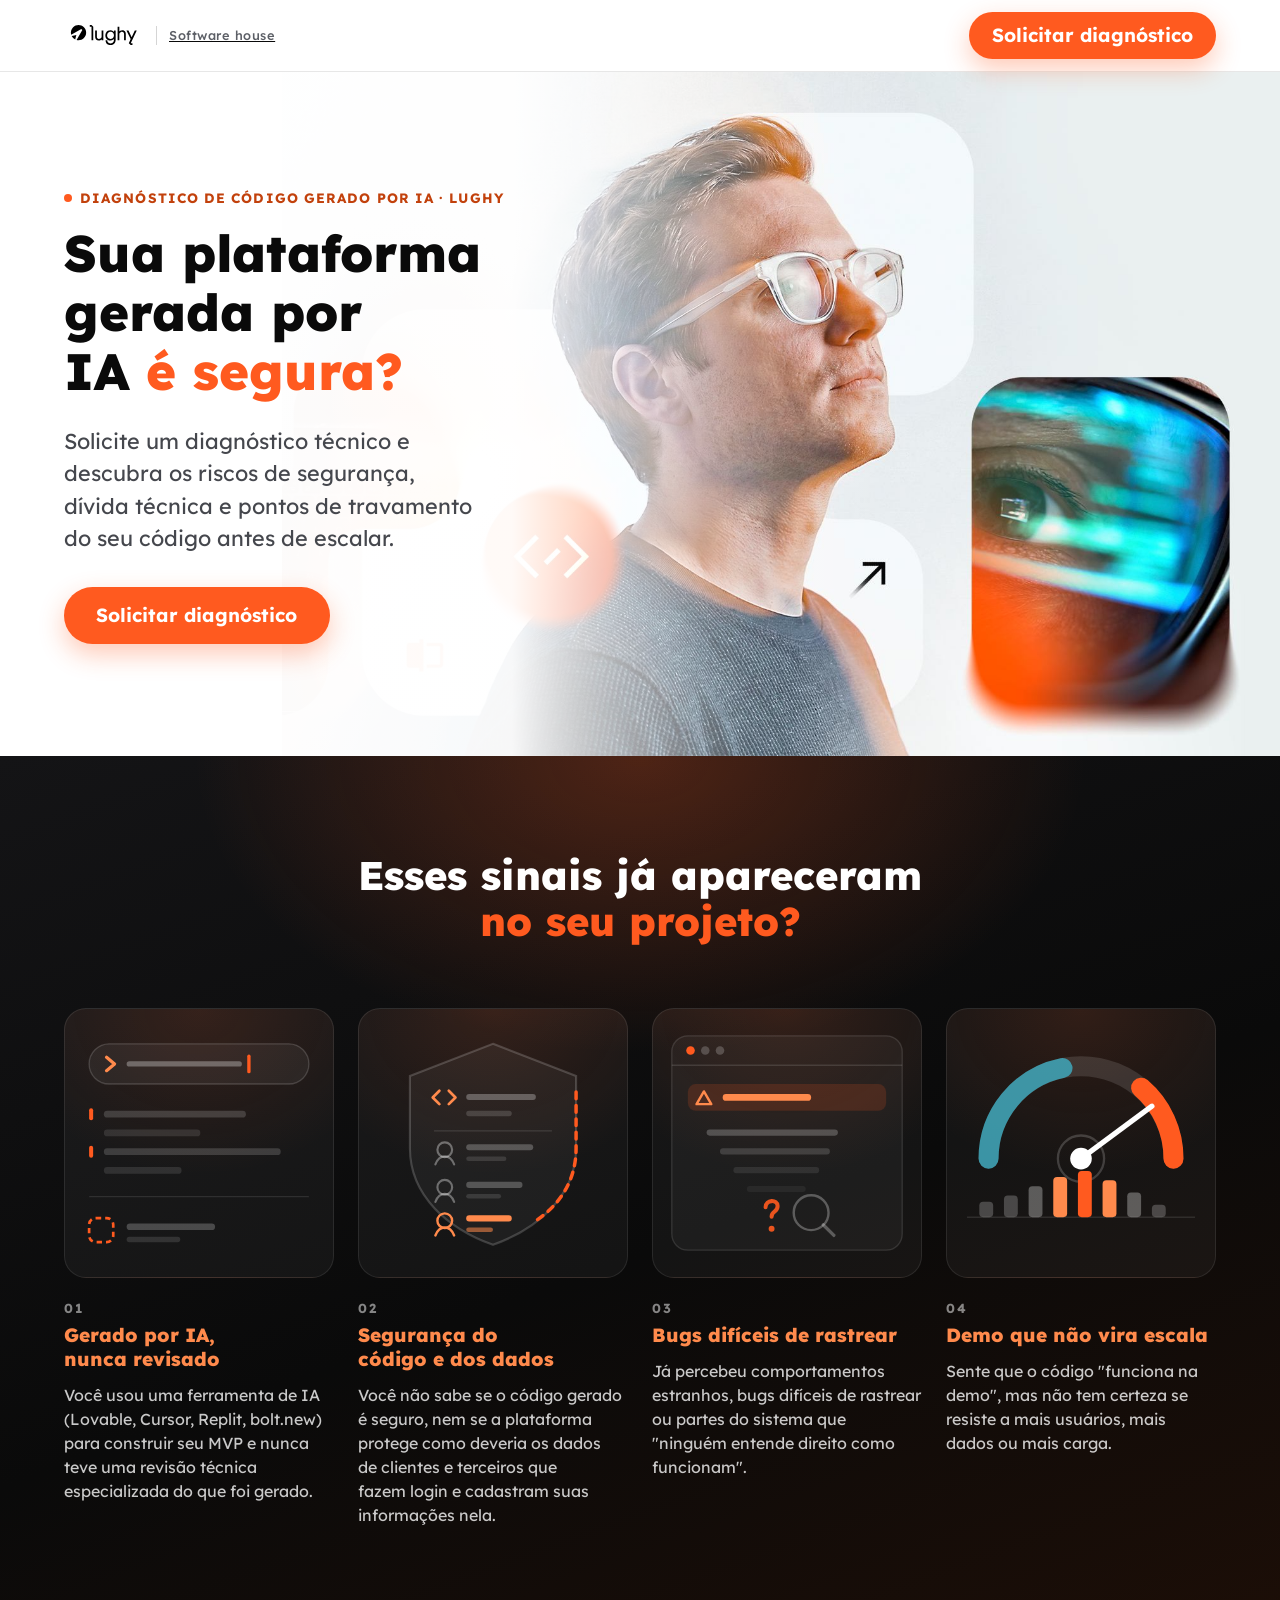
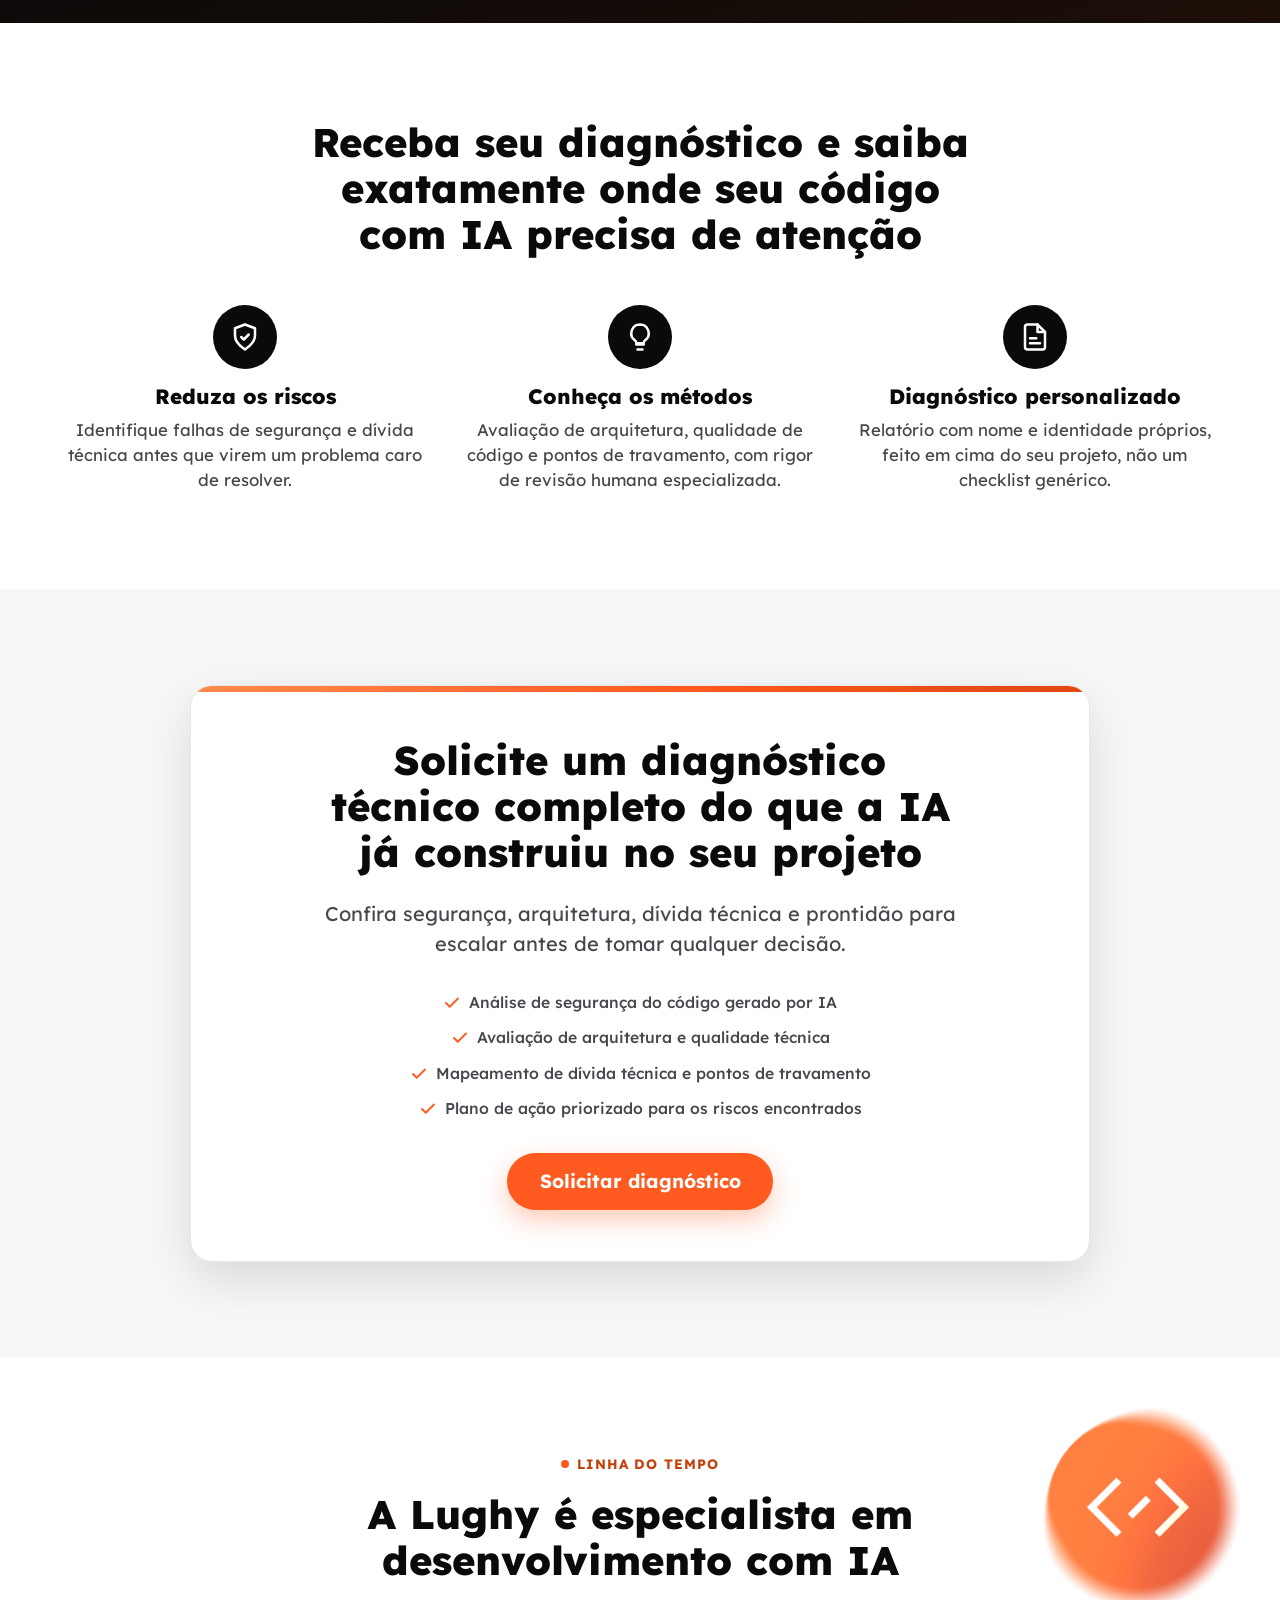
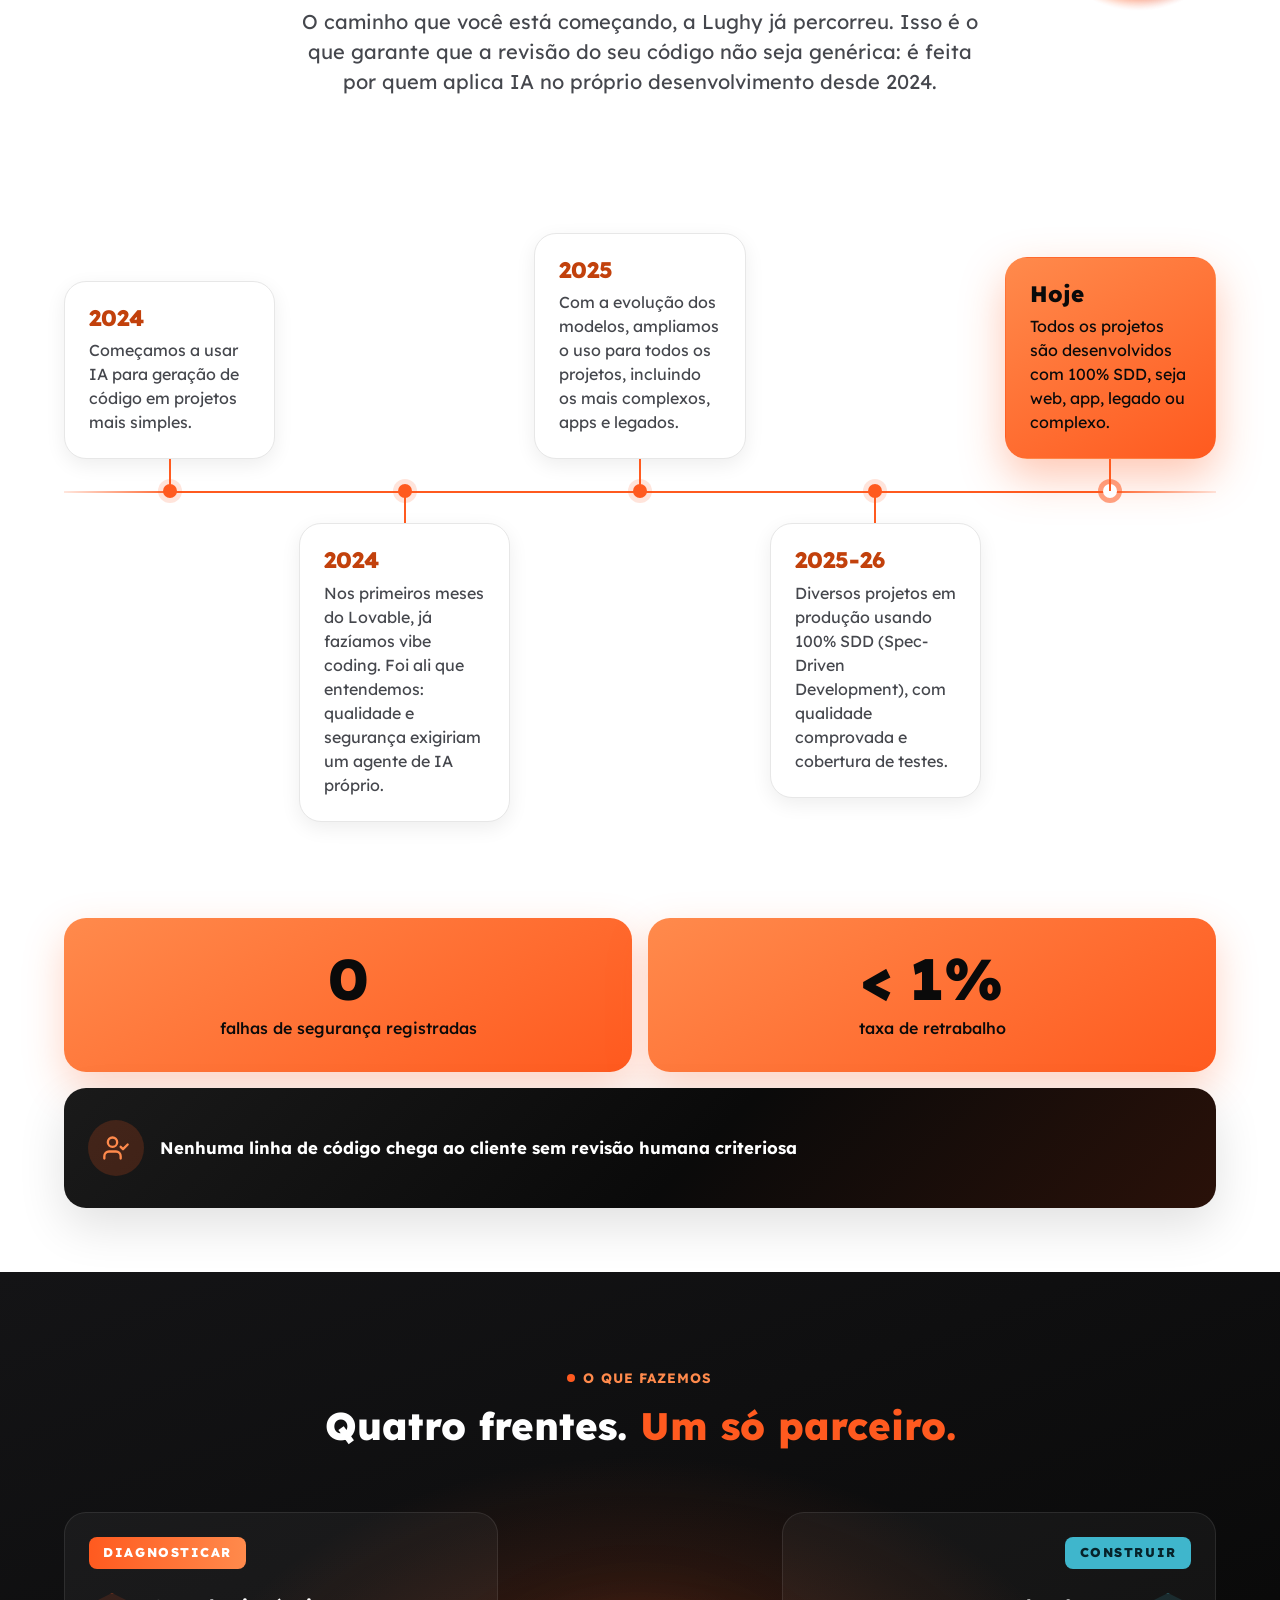
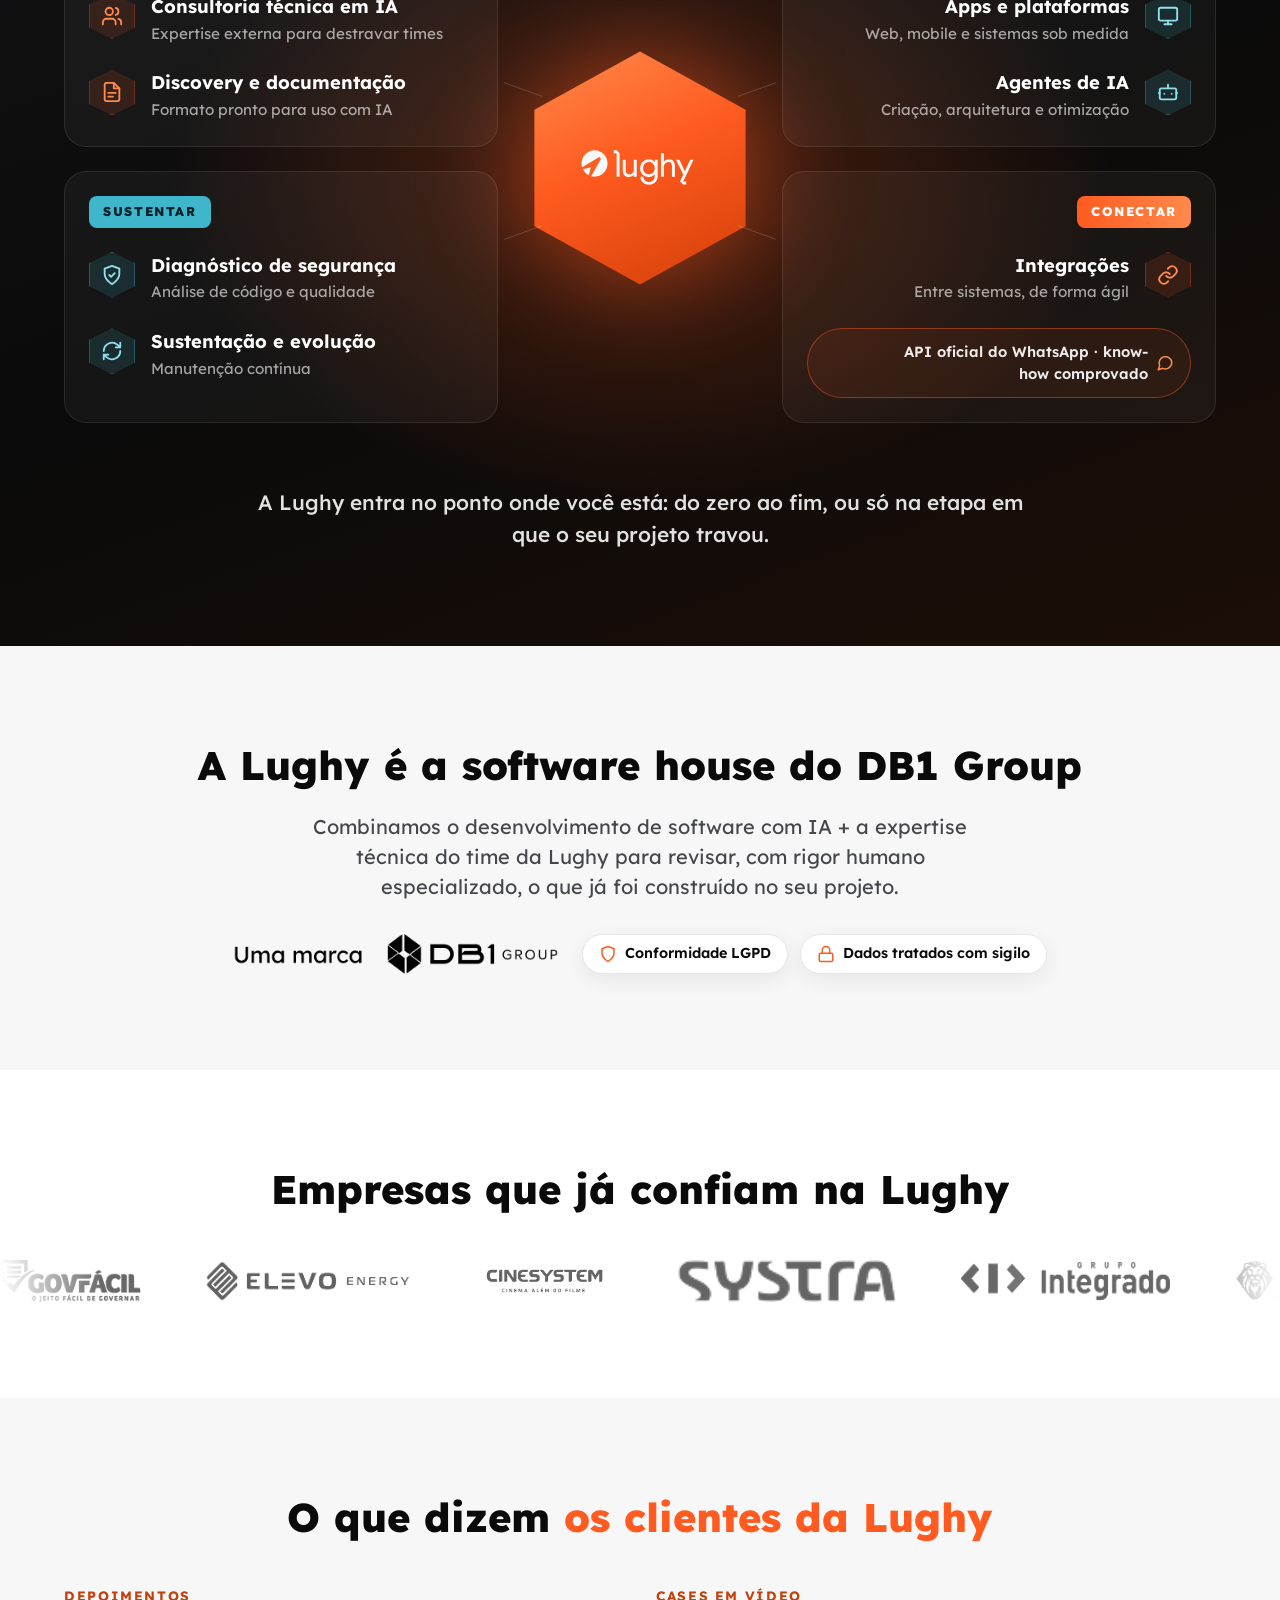
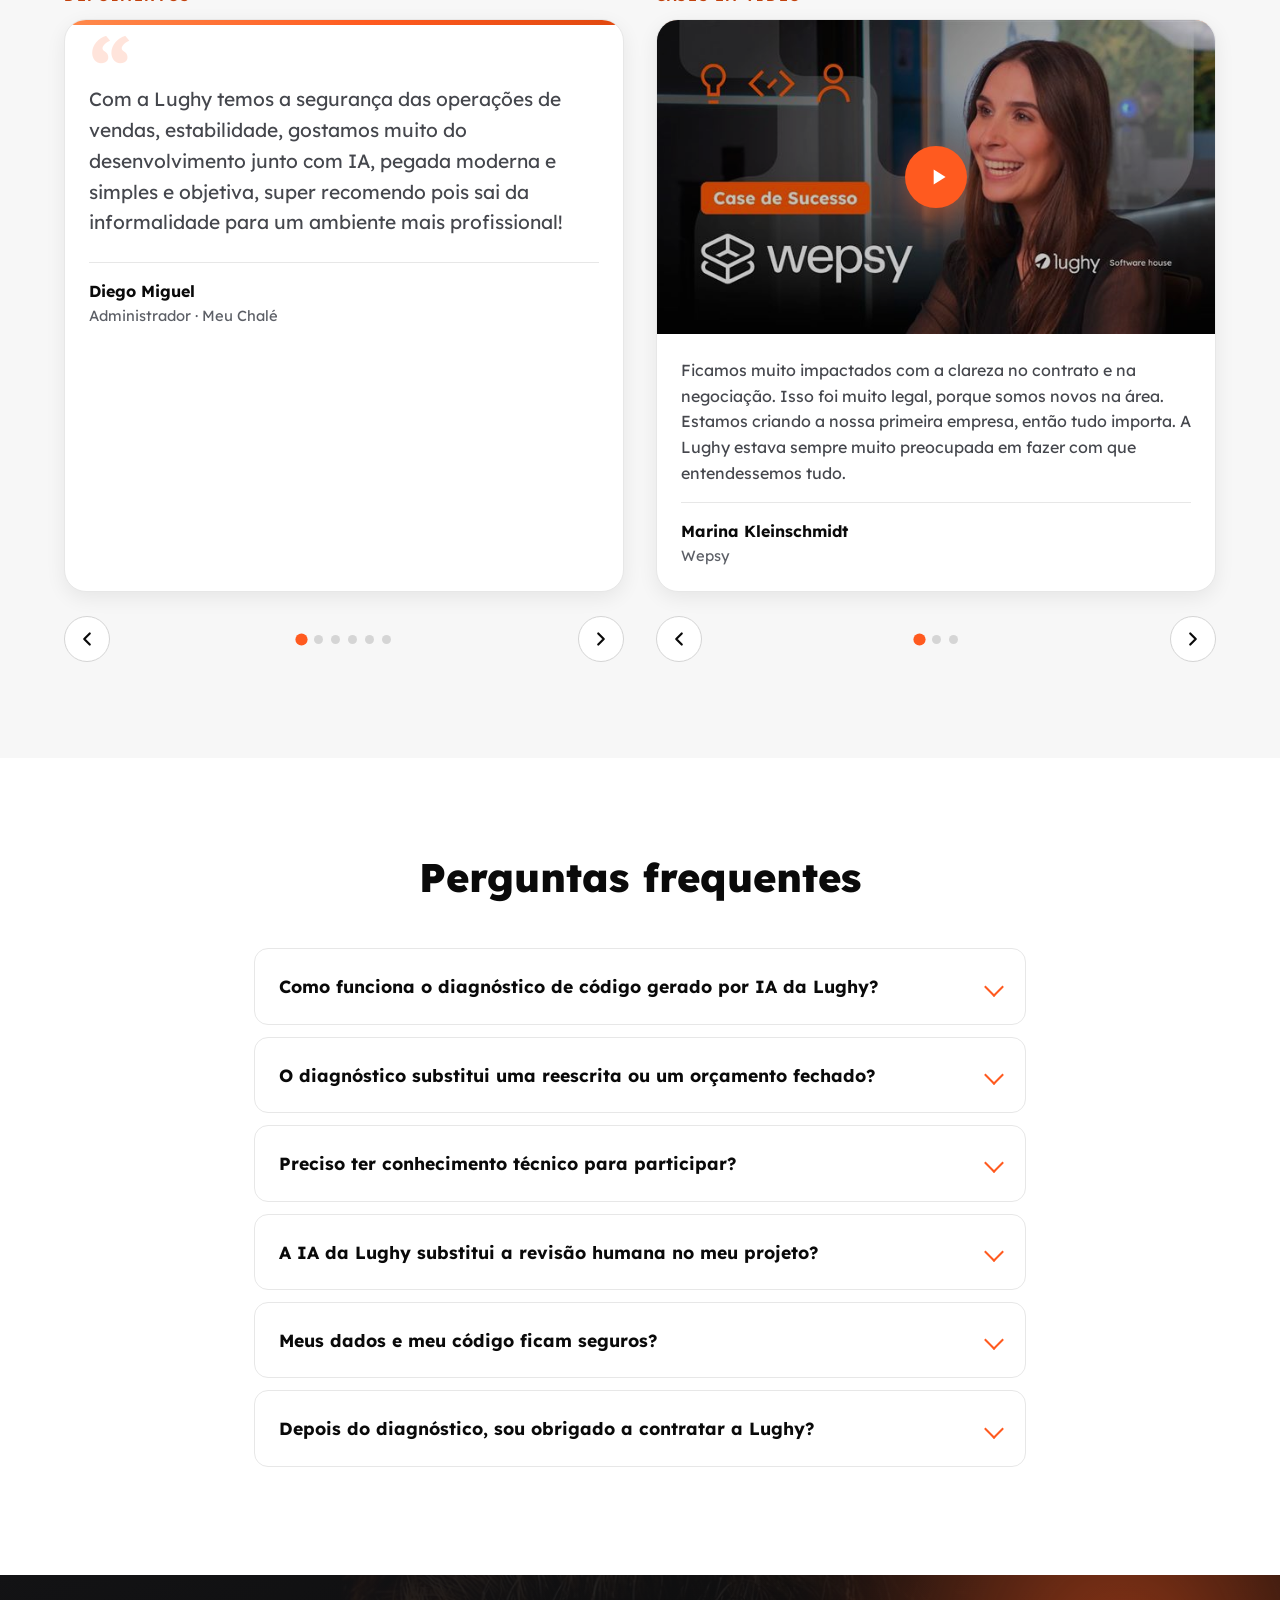
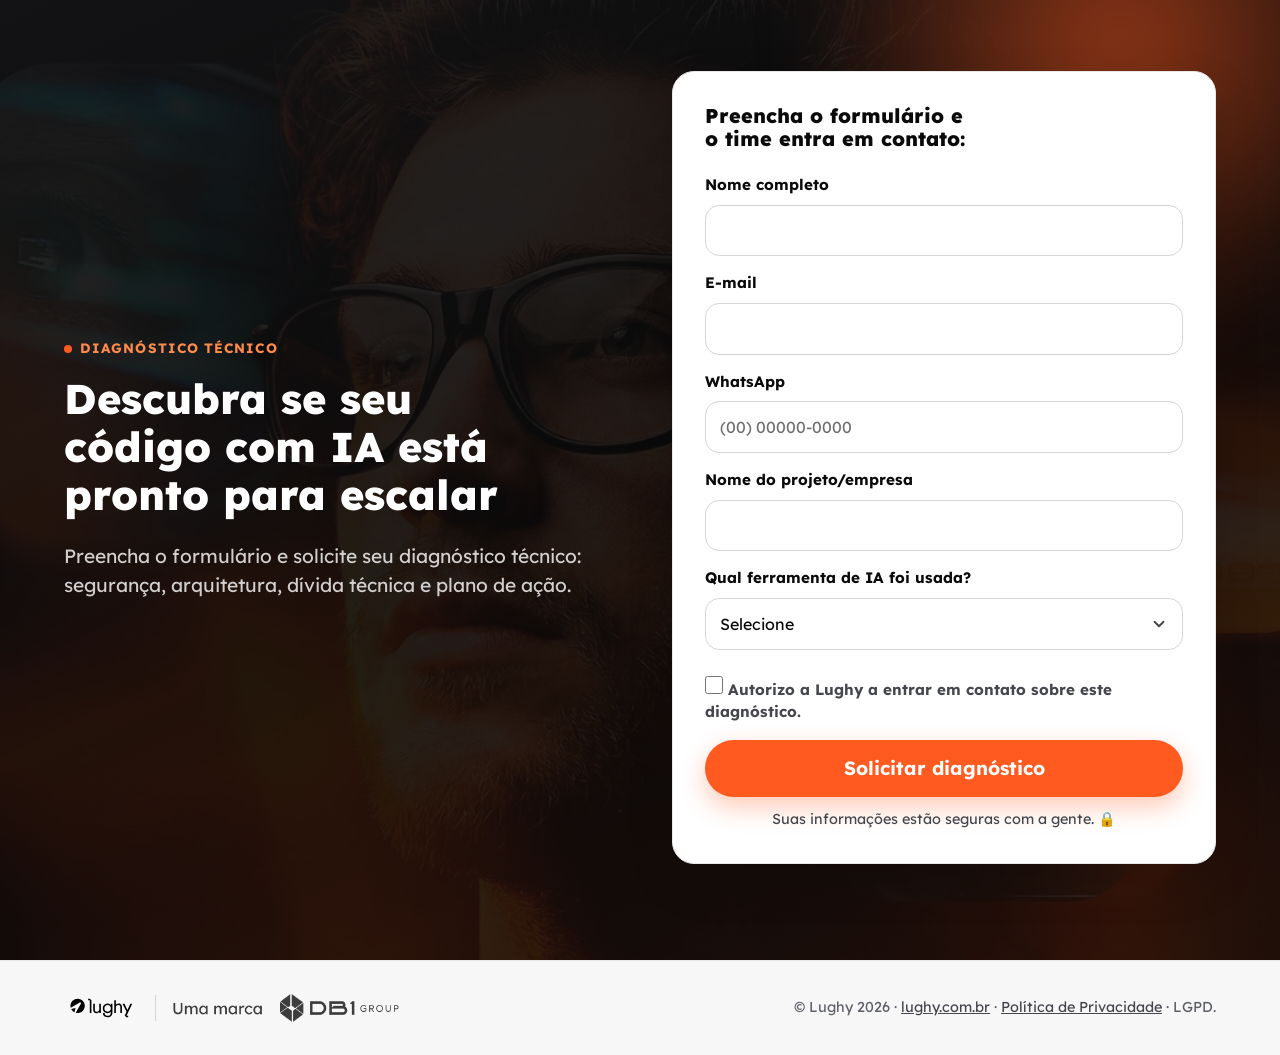
<file: index.html>
<!DOCTYPE html>
<html lang="pt-BR">
<head>
  <meta charset="UTF-8" />
  <meta name="viewport" content="width=device-width, initial-scale=1.0" />

  <!-- Google Tag Manager -->
  <script>(function(w,d,s,l,i){w[l]=w[l]||[];w[l].push({'gtm.start':
  new Date().getTime(),event:'gtm.js'});var f=d.getElementsByTagName(s)[0],
  j=d.createElement(s),dl=l!='dataLayer'?'&l='+l:'';j.async=true;j.src=
  'https://www.googletagmanager.com/gtm.js?id='+i+dl;f.parentNode.insertBefore(j,f);
  })(window,document,'script','dataLayer','GTM-N384CG7L');</script>
  <!-- End Google Tag Manager -->

  <title>Diagnóstico de Código gerado por IA | Lughy</title>
  <meta name="description" content="Sua plataforma gerada por IA é segura? Solicite um diagnóstico técnico e descubra riscos de segurança, dívida técnica e pontos de travamento antes de escalar." />

  <!-- Open Graph -->
  <meta property="og:type" content="website" />
  <meta property="og:site_name" content="Lughy" />
  <meta property="og:locale" content="pt_BR" />
  <meta property="og:title" content="Diagnóstico de Código gerado por IA | Lughy" />
  <meta property="og:description" content="Descubra os riscos de segurança e dívida técnica do seu código gerado por IA, com um diagnóstico técnico especializado da Lughy." />
  <meta property="og:url" content="https://lp-diagnostico-ia-lughy.vercel.app" />
  <link rel="canonical" href="https://lp-diagnostico-ia-lughy.vercel.app" />
  <meta property="og:image" content="assets/og-image.jpg" />
  <meta property="og:image:width" content="1200" />
  <meta property="og:image:height" content="630" />
  <meta property="og:image:alt" content="Diagnóstico de código gerado por IA da Lughy" />

  <!-- Twitter Card -->
  <meta name="twitter:card" content="summary_large_image" />
  <meta name="twitter:title" content="Diagnóstico de Código gerado por IA | Lughy" />
  <meta name="twitter:description" content="Descubra os riscos de segurança e dívida técnica do seu código gerado por IA, com um diagnóstico técnico especializado da Lughy." />
  <meta name="twitter:image" content="assets/og-image.jpg" />

  <link rel="icon" type="image/svg+xml" href="assets/logo-lughy-orange.svg" />

  <!-- Google Fonts: Lexend (Regular, Medium, SemiBold, Bold, ExtraBold) -->
  <link rel="preconnect" href="https://fonts.googleapis.com" />
  <link rel="preconnect" href="https://fonts.gstatic.com" crossorigin />
  <link href="https://fonts.googleapis.com/css2?family=Lexend:wght@400;500;600;700;800&display=swap" rel="stylesheet" />

  <link rel="stylesheet" href="styles.css" />
</head>
<body>
  <!-- Google Tag Manager (noscript) -->
  <noscript><iframe src="https://www.googletagmanager.com/ns.html?id=GTM-N384CG7L"
  height="0" width="0" style="display:none;visibility:hidden"></iframe></noscript>
  <!-- End Google Tag Manager (noscript) -->

  <a class="skip-link" href="#formulario">Ir para o formulário</a>

  <!-- 1. Header fixo (claro) -->
  <header class="site-header">
    <div class="container site-header__inner">
      <a class="site-header__logo" href="#topo" aria-label="Lughy, página inicial">
        <!-- logo oficial Lughy (variante preta para fundo claro) -->
        <img src="assets/logo-lughy-black.svg" alt="Lughy" width="140" height="56" />
        <span class="site-header__tagline">Software house</span>
      </a>
      <!-- LP focada em conversão: sem menu de navegação -->
      <a class="btn btn--primary btn--sm site-header__cta js-scroll" href="#formulario">Solicitar diagnóstico</a>
    </div>
  </header>

  <main id="topo">

    <!-- 2. Hero -->
    <section class="hero" aria-labelledby="hero-title">
      <!-- Arte oficial Lughy (tela 01 do PPT comercial 2026) como fundo da seção.
           Ancorada à direita para preservar a pessoa e os elementos gráficos;
           o véu branco à esquerda abre o espaço de leitura da copy. -->
      <div class="hero__media">
        <img class="hero__img" src="assets/decor/hero-diagnostico.jpg" width="1920" height="1080"
             alt="Desenvolvedor observando código e telas, com os elementos gráficos da Lughy" fetchpriority="high" />
      </div>

      <div class="container hero__copy">
        <p class="eyebrow"><span class="eyebrow__dot" aria-hidden="true"></span> Diagnóstico de código gerado por IA · Lughy</p>
        <h1 id="hero-title">Sua plataforma gerada por IA <span class="hl">é segura?</span></h1>
        <h2 class="hero__subtitle">Solicite um diagnóstico técnico e descubra os riscos de segurança, dívida técnica e pontos de travamento do seu código antes de escalar.</h2>
        <a class="btn btn--primary hero__cta js-scroll" href="#formulario">Solicitar diagnóstico</a>
      </div>

    </section>

    <!-- 3. Problemas — quatro mockups quadrados, um por cenário.
         Os rótulos e formas dentro dos mockups são ilustração de interface,
         não copy de campanha. -->
    <section class="section sinais" aria-labelledby="dores-title">
      <div class="container">
        <h2 id="dores-title" class="sinais__title">Esses sinais já apareceram <span class="hl">no seu projeto?</span></h2>

        <ul class="sinais__grid">

          <!-- 01 · MVP gerado por IA, sem revisão especializada -->
          <li class="sinal">
            <div class="sinal__mock">
              <svg viewBox="0 0 200 200" role="img" aria-label="Ilustração: um prompt gera código e a etapa de revisão fica vazia">
                <rect x="18" y="26" width="164" height="30" rx="15" fill="rgba(255,255,255,.05)" stroke="rgba(255,255,255,.16)" />
                <path d="M31 36l6 5-6 5" fill="none" stroke="#FF8A4C" stroke-width="2.4" stroke-linecap="round" stroke-linejoin="round" />
                <rect x="46" y="39" width="86" height="4" rx="2" fill="rgba(255,255,255,.3)" />
                <rect x="136" y="34" width="2.5" height="14" rx="1.25" fill="#FF5A1F" />
                <rect x="18" y="74" width="3" height="9" rx="1.5" fill="#FF5A1F" />
                <rect x="29" y="76" width="106" height="5" rx="2.5" fill="rgba(255,255,255,.16)" />
                <rect x="29" y="90" width="72" height="5" rx="2.5" fill="rgba(255,255,255,.11)" />
                <rect x="18" y="102" width="3" height="9" rx="1.5" fill="#FF5A1F" />
                <rect x="29" y="104" width="132" height="5" rx="2.5" fill="rgba(255,255,255,.16)" />
                <rect x="29" y="118" width="58" height="5" rx="2.5" fill="rgba(255,255,255,.11)" />
                <line x1="18" y1="140" x2="182" y2="140" stroke="rgba(255,255,255,.10)" stroke-width="1" />
                <rect x="18" y="156" width="18" height="18" rx="5" fill="none" stroke="#FF5A1F" stroke-width="2" stroke-dasharray="4 3" />
                <rect x="46" y="160" width="66" height="5" rx="2.5" fill="rgba(255,255,255,.22)" />
                <rect x="46" y="170" width="40" height="4" rx="2" fill="rgba(255,255,255,.12)" />
              </svg>
            </div>
            <span class="sinal__num" aria-hidden="true">01</span>
            <h3 class="sinal__title">Gerado por IA, nunca revisado</h3>
            <p>Você usou uma ferramenta de IA (Lovable, Cursor, Replit, bolt.new) para construir seu MVP e nunca teve uma revisão técnica especializada do que foi gerado.</p>
          </li>

          <!-- 02 · Segurança do código e dos dados de quem usa a plataforma -->
          <li class="sinal">
            <div class="sinal__mock">
              <svg viewBox="0 0 200 200" role="img" aria-label="Ilustração: um escudo com o código em cima e os cadastros de usuários embaixo, com a proteção interrompida">
                <!-- escudo: o perímetro de proteção -->
                <path d="M100 26 L162 50 V104 C162 140 133 164 100 176 C67 164 38 140 38 104 V50 Z"
                      fill="rgba(255,255,255,.045)" stroke="rgba(255,255,255,.18)" stroke-width="1.6" />
                <!-- trecho do perímetro que não fecha -->
                <path d="M162 62 V104 C162 128 150 146 132 158"
                      fill="none" stroke="#FF5A1F" stroke-width="2.6" stroke-linecap="round" stroke-dasharray="5 5" />

                <!-- em cima: o código -->
                <path d="M60 61l-5 5 5 5" fill="none" stroke="#FF8A4C" stroke-width="2" stroke-linecap="round" stroke-linejoin="round" />
                <path d="M67 61l5 5-5 5" fill="none" stroke="#FF8A4C" stroke-width="2" stroke-linecap="round" stroke-linejoin="round" />
                <rect x="80" y="63.5" width="52" height="4.5" rx="2.25" fill="rgba(255,255,255,.28)" />
                <rect x="80" y="76" width="34" height="4" rx="2" fill="rgba(255,255,255,.15)" />

                <line x1="56" y1="91" x2="144" y2="91" stroke="rgba(255,255,255,.12)" stroke-width="1" />

                <!-- embaixo: quem faz login e cadastra os próprios dados -->
                <circle cx="64" cy="105" r="5.5" fill="none" stroke="rgba(255,255,255,.35)" stroke-width="1.6" />
                <path d="M57 116c1.5-4 4-6 7-6s5.5 2 7 6" fill="none" stroke="rgba(255,255,255,.35)" stroke-width="1.6" stroke-linecap="round" />
                <rect x="80" y="101" width="50" height="4.5" rx="2.25" fill="rgba(255,255,255,.24)" />
                <rect x="80" y="110" width="30" height="3.5" rx="1.75" fill="rgba(255,255,255,.12)" />

                <circle cx="64" cy="133" r="5.5" fill="none" stroke="rgba(255,255,255,.35)" stroke-width="1.6" />
                <path d="M57 144c1.5-4 4-6 7-6s5.5 2 7 6" fill="none" stroke="rgba(255,255,255,.35)" stroke-width="1.6" stroke-linecap="round" />
                <rect x="80" y="129" width="42" height="4.5" rx="2.25" fill="rgba(255,255,255,.24)" />
                <rect x="80" y="138" width="26" height="3.5" rx="1.75" fill="rgba(255,255,255,.12)" />

                <!-- o cadastro exposto -->
                <circle cx="64" cy="158" r="5.5" fill="none" stroke="#FF8A4C" stroke-width="1.8" />
                <path d="M57 169c1.5-4 4-6 7-6s5.5 2 7 6" fill="none" stroke="#FF8A4C" stroke-width="1.8" stroke-linecap="round" />
                <rect x="80" y="154" width="34" height="4.5" rx="2.25" fill="#FF8A4C" />
                <rect x="80" y="163" width="20" height="3.5" rx="1.75" fill="rgba(255,138,76,.55)" />
              </svg>
            </div>
            <span class="sinal__num" aria-hidden="true">02</span>
            <h3 class="sinal__title">Segurança do código e dos dados</h3>
            <p>Você não sabe se o código gerado é seguro, nem se a plataforma protege como deveria os dados de clientes e terceiros que fazem login e cadastram suas informações nela.</p>
          </li>

          <!-- 03 · Bugs difíceis de rastrear -->
          <li class="sinal">
            <div class="sinal__mock">
              <svg viewBox="0 0 200 200" role="img" aria-label="Ilustração: um rastro de erro que se perde antes da origem">
                <rect x="14" y="20" width="172" height="160" rx="12" fill="rgba(255,255,255,.04)" stroke="rgba(255,255,255,.12)" />
                <line x1="14" y1="42" x2="186" y2="42" stroke="rgba(255,255,255,.12)" />
                <circle cx="28" cy="31" r="3.2" fill="#FF5A1F" />
                <circle cx="39" cy="31" r="3.2" fill="rgba(255,255,255,.2)" />
                <circle cx="50" cy="31" r="3.2" fill="rgba(255,255,255,.2)" />
                <rect x="26" y="56" width="148" height="20" rx="6" fill="rgba(255,90,31,.16)" />
                <path d="M38 61.5l5.5 9.5h-11z" fill="none" stroke="#FF8A4C" stroke-width="1.8" stroke-linejoin="round" />
                <rect x="52" y="63.5" width="66" height="5" rx="2.5" fill="#FF8A4C" />
                <rect x="40" y="90" width="98" height="4.5" rx="2.25" fill="rgba(255,255,255,.22)" />
                <rect x="50" y="104" width="82" height="4.5" rx="2.25" fill="rgba(255,255,255,.15)" />
                <rect x="60" y="118" width="64" height="4.5" rx="2.25" fill="rgba(255,255,255,.09)" />
                <rect x="70" y="132" width="44" height="4.5" rx="2.25" fill="rgba(255,255,255,.05)" />
                <path d="M84 148c0-6 9-6 9-1s-4.5 3.5-4.5 8" fill="none" stroke="#FF5A1F" stroke-width="3" stroke-linecap="round" opacity=".9" />
                <circle cx="88.5" cy="164" r="2.2" fill="#FF5A1F" opacity=".9" />
                <circle cx="118" cy="152" r="13" fill="none" stroke="rgba(255,255,255,.28)" stroke-width="1.8" />
                <line x1="127" y1="161" x2="135" y2="169" stroke="rgba(255,255,255,.28)" stroke-width="2.4" stroke-linecap="round" />
              </svg>
            </div>
            <span class="sinal__num" aria-hidden="true">03</span>
            <h3 class="sinal__title">Bugs difíceis de rastrear</h3>
            <p>Já percebeu comportamentos estranhos, bugs difíceis de rastrear ou partes do sistema que "ninguém entende direito como funcionam".</p>
          </li>

          <!-- 04 · Funciona na demo, não aguenta carga -->
          <li class="sinal">
            <div class="sinal__mock">
              <svg viewBox="0 0 200 200" role="img" aria-label="Ilustração: medidor de carga com o ponteiro na faixa crítica">
                <!-- o medidor nasce baixo na viewBox; o grupo sobe e amplia o conjunto
                     para ele ocupar o quadrado como os outros três mockups -->
                <g transform="translate(100,99) scale(1.15) translate(-100,-99) translate(0,-28)">
                <path d="M40 138a60 60 0 0 1 120 0" fill="none" stroke="rgba(255,255,255,.12)" stroke-width="13" stroke-linecap="round" />
                <path d="M40 138a60 60 0 0 1 48-58.8" fill="none" stroke="#3FB6CC" stroke-width="13" stroke-linecap="round" opacity=".75" />
                <path d="M139 92a60 60 0 0 1 21 46" fill="none" stroke="#FF5A1F" stroke-width="13" stroke-linecap="round" />
                <line x1="100" y1="138" x2="146" y2="104" stroke="#fff" stroke-width="3.4" stroke-linecap="round" />
                <circle cx="100" cy="138" r="7" fill="#fff" />
                <circle cx="100" cy="138" r="15" fill="none" stroke="rgba(255,255,255,.18)" stroke-width="1.5" />
                <line x1="26" y1="176" x2="174" y2="176" stroke="rgba(255,255,255,.10)" stroke-width="1" />
                <rect x="34" y="166" width="9" height="10" rx="2.5" fill="rgba(255,255,255,.22)" />
                <rect x="50" y="162" width="9" height="14" rx="2.5" fill="rgba(255,255,255,.22)" />
                <rect x="66" y="156" width="9" height="20" rx="2.5" fill="rgba(255,255,255,.3)" />
                <rect x="82" y="150" width="9" height="26" rx="2.5" fill="#FF8A4C" />
                <rect x="98" y="146" width="9" height="30" rx="2.5" fill="#FF5A1F" />
                <rect x="114" y="152" width="9" height="24" rx="2.5" fill="#FF8A4C" />
                <rect x="130" y="160" width="9" height="16" rx="2.5" fill="rgba(255,255,255,.3)" />
                <rect x="146" y="168" width="9" height="8" rx="2.5" fill="rgba(255,255,255,.22)" />
                </g>
              </svg>
            </div>
            <span class="sinal__num" aria-hidden="true">04</span>
            <h3 class="sinal__title">Demo que não vira escala</h3>
            <p>Sente que o código "funciona na demo", mas não tem certeza se resiste a mais usuários, mais dados ou mais carga.</p>
          </li>

        </ul>
      </div>
    </section>

    <!-- 4. Benefícios -->
    <section class="section solucao" aria-labelledby="solucao-title">
      <div class="container">
        <h2 id="solucao-title" class="section__title">Receba seu diagnóstico e saiba exatamente onde seu código com IA precisa de atenção</h2>
        <div class="solucao__grid">
          <div class="pillar">
            <span class="pillar__icon" aria-hidden="true">
              <svg viewBox="0 0 24 24" fill="none" stroke="currentColor" stroke-width="2" stroke-linecap="round" stroke-linejoin="round"><path d="M12 2 4 5v6c0 5 3.5 8 8 11 4.5-3 8-6 8-11V5l-8-3z"/><path d="m9 12 2 2 4-4"/></svg>
            </span>
            <h3>Reduza os riscos</h3>
            <p>Identifique falhas de segurança e dívida técnica antes que virem um problema caro de resolver.</p>
          </div>
          <div class="pillar">
            <span class="pillar__icon" aria-hidden="true">
              <svg viewBox="0 0 24 24" fill="none" stroke="currentColor" stroke-width="2" stroke-linecap="round" stroke-linejoin="round"><path d="M9 18h6M10 22h4M12 2a7 7 0 0 0-4 12.7c.6.5 1 1.3 1 2.1V17h6v-.2c0-.8.4-1.6 1-2.1A7 7 0 0 0 12 2z"/></svg>
            </span>
            <h3>Conheça os métodos</h3>
            <p>Avaliação de arquitetura, qualidade de código e pontos de travamento, com rigor de revisão humana especializada.</p>
          </div>
          <div class="pillar">
            <span class="pillar__icon" aria-hidden="true">
              <svg viewBox="0 0 24 24" fill="none" stroke="currentColor" stroke-width="2" stroke-linecap="round" stroke-linejoin="round"><path d="M14 2H6a2 2 0 0 0-2 2v16a2 2 0 0 0 2 2h12a2 2 0 0 0 2-2V8z"/><path d="M14 2v6h6M8 13h5M8 17h8"/></svg>
            </span>
            <h3>Diagnóstico personalizado</h3>
            <p>Relatório com nome e identidade próprios, feito em cima do seu projeto, não um checklist genérico.</p>
          </div>
        </div>
      </div>
    </section>

    <!-- 5. Descrição do serviço -->
    <section class="section section--alt oferta" aria-labelledby="oferta-title">
      <div class="container">
        <div class="oferta__card">
          <h2 id="oferta-title" class="section__title">Solicite um diagnóstico técnico completo do que a IA já construiu no seu projeto</h2>
          <p class="section__lead">Confira segurança, arquitetura, dívida técnica e prontidão para escalar antes de tomar qualquer decisão.</p>
          <ul class="oferta__list">
            <li><svg viewBox="0 0 24 24" fill="none" stroke="currentColor" stroke-width="2.5" stroke-linecap="round" stroke-linejoin="round" aria-hidden="true"><path d="M20 6 9 17l-5-5"/></svg> Análise de segurança do código gerado por IA</li>
            <li><svg viewBox="0 0 24 24" fill="none" stroke="currentColor" stroke-width="2.5" stroke-linecap="round" stroke-linejoin="round" aria-hidden="true"><path d="M20 6 9 17l-5-5"/></svg> Avaliação de arquitetura e qualidade técnica</li>
            <li><svg viewBox="0 0 24 24" fill="none" stroke="currentColor" stroke-width="2.5" stroke-linecap="round" stroke-linejoin="round" aria-hidden="true"><path d="M20 6 9 17l-5-5"/></svg> Mapeamento de dívida técnica e pontos de travamento</li>
            <li><svg viewBox="0 0 24 24" fill="none" stroke="currentColor" stroke-width="2.5" stroke-linecap="round" stroke-linejoin="round" aria-hidden="true"><path d="M20 6 9 17l-5-5"/></svg> Plano de ação priorizado para os riscos encontrados</li>
          </ul>
          <a class="btn btn--primary js-scroll" href="#formulario">Solicitar diagnóstico</a>
        </div>
      </div>
    </section>

    <!-- 6. A Lughy é especialista em desenvolvimento com IA -->
    <section class="section especialista" aria-labelledby="especialista-title">
      <!-- esfera laranja oficial (elemento solto das telas do PPT comercial) -->
      <img class="esfera esfera--1" src="assets/decor/esfera-lughy.png" alt="" aria-hidden="true" width="234" height="239" loading="lazy" />
      <div class="container">
        <p class="eyebrow eyebrow--center"><span class="eyebrow__dot" aria-hidden="true"></span> Linha do tempo</p>
        <h2 id="especialista-title" class="section__title">A Lughy é especialista em desenvolvimento com IA</h2>
        <p class="section__lead section__lead--center">O caminho que você está começando, a Lughy já percorreu. Isso é o que garante que a revisão do seu código não seja genérica: é feita por quem aplica IA no próprio desenvolvimento desde 2024.</p>

        <!-- 6a. Linha do tempo 2024 → Hoje (marcos alternados sobre a linha) -->
        <ol class="timeline" aria-label="Linha do tempo da especialização da Lughy em IA">
          <li class="timeline__item timeline__item--up">
            <div class="timeline__card">
              <p class="timeline__year">2024</p>
              <p class="timeline__text">Começamos a usar IA para geração de código em projetos mais simples.</p>
            </div>
          </li>
          <li class="timeline__item timeline__item--down">
            <div class="timeline__card">
              <p class="timeline__year">2024</p>
              <p class="timeline__text">Nos primeiros meses do Lovable, já fazíamos vibe coding. Foi ali que entendemos: qualidade e segurança exigiriam um agente de IA próprio.</p>
            </div>
          </li>
          <li class="timeline__item timeline__item--up">
            <div class="timeline__card">
              <p class="timeline__year">2025</p>
              <p class="timeline__text">Com a evolução dos modelos, ampliamos o uso para todos os projetos, incluindo os mais complexos, apps e legados.</p>
            </div>
          </li>
          <li class="timeline__item timeline__item--down">
            <div class="timeline__card">
              <p class="timeline__year">2025-26</p>
              <p class="timeline__text">Diversos projetos em produção usando 100% SDD (Spec-Driven Development), com qualidade comprovada e cobertura de testes.</p>
            </div>
          </li>
          <li class="timeline__item timeline__item--up timeline__item--now">
            <div class="timeline__card">
              <p class="timeline__year">Hoje</p>
              <p class="timeline__text">Todos os projetos são desenvolvidos com 100% SDD, seja web, app, legado ou complexo.</p>
            </div>
          </li>
        </ol>

        <!-- 6b. Prova de rigor -->
        <ul class="stats" aria-label="Prova de rigor técnico da Lughy">
          <li class="stat">
            <p class="stat__num">0</p>
            <p class="stat__label">falhas de segurança registradas</p>
          </li>
          <li class="stat">
            <p class="stat__num">&lt;&nbsp;1%</p>
            <p class="stat__label">taxa de retrabalho</p>
          </li>
          <li class="stat stat--wide">
            <p class="stat__icon" aria-hidden="true">
              <svg viewBox="0 0 24 24" fill="none" stroke="currentColor" stroke-width="2" stroke-linecap="round" stroke-linejoin="round"><path d="M16 21v-2a4 4 0 0 0-4-4H6a4 4 0 0 0-4 4v2"/><circle cx="9" cy="7" r="4"/><path d="m16 11 2 2 4-4"/></svg>
            </p>
            <p class="stat__label stat__label--strong">Nenhuma linha de código chega ao cliente sem revisão humana criteriosa</p>
          </li>
        </ul>
      </div>

      <!-- 6c. Quatro frentes ao redor do hexágono central (esquema do deck de Novos Serviços IA) -->
      <div class="frentes">
        <div class="container">
          <p class="eyebrow eyebrow--center eyebrow--invert"><span class="eyebrow__dot" aria-hidden="true"></span> O que fazemos</p>
          <h3 class="frentes__title">Quatro frentes. <span class="hl">Um só parceiro.</span></h3>

          <div class="frentes__map">
            <!-- Hexágono central com o logo da Lughy -->
            <div class="hexcore" aria-hidden="true">
              <svg class="hexcore__shape" viewBox="0 0 200 220" role="presentation">
                <defs>
                  <linearGradient id="hexgrad" x1="0" y1="0" x2="0.4" y2="1">
                    <stop offset="0%" stop-color="#FF8A4C" />
                    <stop offset="55%" stop-color="#FF5A1F" />
                    <stop offset="100%" stop-color="#E0480F" />
                  </linearGradient>
                </defs>
                <polygon points="100,4 196,57 196,163 100,216 4,163 4,57" fill="url(#hexgrad)" />
              </svg>
              <img class="hexcore__logo" src="assets/logo-lughy-white.svg" alt="" width="120" height="48" />
            </div>

            <article class="frente frente--diagnosticar">
              <p class="frente__tag frente__tag--orange">Diagnosticar</p>
              <ul class="frente__list">
                <li>
                  <span class="frente__icon" aria-hidden="true">
                    <svg viewBox="0 0 24 24" fill="none" stroke="currentColor" stroke-width="2" stroke-linecap="round" stroke-linejoin="round"><path d="M16 21v-2a4 4 0 0 0-4-4H6a4 4 0 0 0-4 4v2"/><circle cx="9" cy="7" r="4"/><path d="M22 21v-2a4 4 0 0 0-3-3.87M16 3.13a4 4 0 0 1 0 7.75"/></svg>
                  </span>
                  <span><strong>Consultoria técnica em IA</strong><em>Expertise externa para destravar times</em></span>
                </li>
                <li>
                  <span class="frente__icon" aria-hidden="true">
                    <svg viewBox="0 0 24 24" fill="none" stroke="currentColor" stroke-width="2" stroke-linecap="round" stroke-linejoin="round"><path d="M14 2H6a2 2 0 0 0-2 2v16a2 2 0 0 0 2 2h12a2 2 0 0 0 2-2V8z"/><path d="M14 2v6h6M8 13h8M8 17h5"/></svg>
                  </span>
                  <span><strong>Discovery e documentação</strong><em>Formato pronto para uso com IA</em></span>
                </li>
              </ul>
            </article>

            <article class="frente frente--construir">
              <p class="frente__tag frente__tag--cyan">Construir</p>
              <ul class="frente__list">
                <li>
                  <span class="frente__icon frente__icon--cyan" aria-hidden="true">
                    <svg viewBox="0 0 24 24" fill="none" stroke="currentColor" stroke-width="2" stroke-linecap="round" stroke-linejoin="round"><rect x="2" y="3" width="20" height="14" rx="2"/><path d="M8 21h8M12 17v4"/></svg>
                  </span>
                  <span><strong>Apps e plataformas</strong><em>Web, mobile e sistemas sob medida</em></span>
                </li>
                <li>
                  <span class="frente__icon frente__icon--cyan" aria-hidden="true">
                    <svg viewBox="0 0 24 24" fill="none" stroke="currentColor" stroke-width="2" stroke-linecap="round" stroke-linejoin="round"><rect x="3" y="8" width="18" height="12" rx="2"/><path d="M12 4v4M8 14h.01M16 14h.01M2 13h1M21 13h1"/></svg>
                  </span>
                  <span><strong>Agentes de IA</strong><em>Criação, arquitetura e otimização</em></span>
                </li>
              </ul>
            </article>

            <article class="frente frente--sustentar">
              <p class="frente__tag frente__tag--cyan">Sustentar</p>
              <ul class="frente__list">
                <li>
                  <span class="frente__icon frente__icon--cyan" aria-hidden="true">
                    <svg viewBox="0 0 24 24" fill="none" stroke="currentColor" stroke-width="2" stroke-linecap="round" stroke-linejoin="round"><path d="M12 2 4 5v6c0 5 3.5 8 8 11 4.5-3 8-6 8-11V5l-8-3z"/><path d="m9 12 2 2 4-4"/></svg>
                  </span>
                  <span><strong>Diagnóstico de segurança</strong><em>Análise de código e qualidade</em></span>
                </li>
                <li>
                  <span class="frente__icon frente__icon--cyan" aria-hidden="true">
                    <svg viewBox="0 0 24 24" fill="none" stroke="currentColor" stroke-width="2" stroke-linecap="round" stroke-linejoin="round"><path d="M3 12a9 9 0 0 1 15-6.7L21 8M21 3v5h-5M21 12a9 9 0 0 1-15 6.7L3 16M3 21v-5h5"/></svg>
                  </span>
                  <span><strong>Sustentação e evolução</strong><em>Manutenção contínua</em></span>
                </li>
              </ul>
            </article>

            <article class="frente frente--conectar">
              <p class="frente__tag frente__tag--orange">Conectar</p>
              <ul class="frente__list">
                <li>
                  <span class="frente__icon" aria-hidden="true">
                    <svg viewBox="0 0 24 24" fill="none" stroke="currentColor" stroke-width="2" stroke-linecap="round" stroke-linejoin="round"><path d="M10 13a5 5 0 0 0 7.5.5l3-3a5 5 0 0 0-7-7l-1.7 1.7"/><path d="M14 11a5 5 0 0 0-7.5-.5l-3 3a5 5 0 0 0 7 7l1.7-1.7"/></svg>
                  </span>
                  <span><strong>Integrações</strong><em>Entre sistemas, de forma ágil</em></span>
                </li>
              </ul>
              <p class="frente__pill">
                <svg viewBox="0 0 24 24" fill="none" stroke="currentColor" stroke-width="2" stroke-linecap="round" stroke-linejoin="round" aria-hidden="true"><path d="M21 11.5a8.4 8.4 0 0 1-12 7.6L3 21l1.9-5.7A8.4 8.4 0 1 1 21 11.5z"/></svg>
                API oficial do WhatsApp · know-how comprovado
              </p>
            </article>
          </div>

          <p class="frentes__closing">A Lughy entra no ponto onde você está: do zero ao fim, ou só na etapa em que o seu projeto travou.</p>
        </div>
      </div>
    </section>

    <!-- 7. Credibilidade (DB1 Group) -->
    <section class="section section--alt credibilidade" aria-labelledby="credibilidade-title">
      <div class="container">
        <h2 id="credibilidade-title" class="section__title">A Lughy é a software house do DB1 Group</h2>
        <p class="section__lead section__lead--center">Combinamos o desenvolvimento de software com IA + a expertise técnica do time da Lughy para revisar, com rigor humano especializado, o que já foi construído no seu projeto.</p>

        <div class="prova__brand">
          <!-- assinatura institucional DB1 Group -->
          <img class="prova__db1" src="assets/decor/db1group-signature.png" alt="Uma marca DB1 Group" width="180" height="48" loading="lazy" />
          <div class="selos">
            <span class="selo"><svg viewBox="0 0 24 24" fill="none" stroke="currentColor" stroke-width="2" stroke-linecap="round" stroke-linejoin="round" aria-hidden="true"><path d="M12 2 4 5v6c0 5 3.5 8 8 11 4.5-3 8-6 8-11V5l-8-3z"/></svg> Conformidade LGPD</span>
            <span class="selo"><svg viewBox="0 0 24 24" fill="none" stroke="currentColor" stroke-width="2" stroke-linecap="round" stroke-linejoin="round" aria-hidden="true"><rect x="3" y="11" width="18" height="11" rx="2"/><path d="M7 11V7a5 5 0 0 1 10 0v4"/></svg> Dados tratados com sigilo</span>
          </div>
        </div>
      </div>
    </section>

    <!-- 8. Prova social -->
    <section class="section prova" aria-labelledby="prova-title">
      <div class="container">
        <h2 id="prova-title" class="section__title">Empresas que já confiam na Lughy</h2>
      </div>

      <!-- carrossel automático de logos (marquee) -->
      <div class="marquee" role="group" aria-label="Empresas que já confiam na Lughy">
        <ul class="marquee__track">
          <li><img src="assets/clients/govfacil.png" alt="Gov Fácil" loading="lazy" /></li>
          <li><img src="assets/clients/elevo.png" alt="Elevo" loading="lazy" /></li>
          <li><img src="assets/clients/cinesystem.png" alt="Cinesystem" loading="lazy" /></li>
          <li><img src="assets/clients/systra.png" alt="SYSTRA" loading="lazy" /></li>
          <li><img src="assets/clients/integrado.png" alt="Grupo Integrado" loading="lazy" /></li>
          <li><img src="assets/clients/joch.png" alt="Joch" loading="lazy" /></li>
          <li><img src="assets/clients/moran.png" alt="Moran" loading="lazy" /></li>
          <li><img src="assets/clients/pam.png" alt="PAM" loading="lazy" /></li>
          <li><img src="assets/clients/sp.png" alt="SP" loading="lazy" /></li>
          <li><img src="assets/clients/gregtur.png" alt="Gregtur" loading="lazy" /></li>
        </ul>
        <ul class="marquee__track" aria-hidden="true">
          <li><img src="assets/clients/govfacil.png" alt="" loading="lazy" /></li>
          <li><img src="assets/clients/elevo.png" alt="" loading="lazy" /></li>
          <li><img src="assets/clients/cinesystem.png" alt="" loading="lazy" /></li>
          <li><img src="assets/clients/systra.png" alt="" loading="lazy" /></li>
          <li><img src="assets/clients/integrado.png" alt="" loading="lazy" /></li>
          <li><img src="assets/clients/joch.png" alt="" loading="lazy" /></li>
          <li><img src="assets/clients/moran.png" alt="" loading="lazy" /></li>
          <li><img src="assets/clients/pam.png" alt="" loading="lazy" /></li>
          <li><img src="assets/clients/sp.png" alt="" loading="lazy" /></li>
          <li><img src="assets/clients/gregtur.png" alt="" loading="lazy" /></li>
        </ul>
      </div>

      <!-- TODO (pendência de aprovação do time): depoimento em vídeo da Marina Kleinschmidt / Wepsy,
           reaproveitado da LP de consultoria com Suk. Confirmar se pode ser usado nesta página. -->
    </section>

    <!-- 9. Vozes dos clientes: depoimentos do NPS + cases em vídeo.
         Dois carrossels lado a lado, movidos pelo mesmo componente em script.js.
         Os vídeos usam fachada: só a capa carrega no load, e o player do YouTube
         entra na página quando a pessoa clica em assistir. -->
    <section class="section section--alt depoimentos" aria-labelledby="depoimentos-title">
      <div class="container">
        <h2 id="depoimentos-title" class="section__title">O que dizem <span class="hl">os clientes da Lughy</span></h2>

        <div class="vozes">

          <!-- Coluna 1: depoimentos do NPS -->
          <div class="vozes__col">
            <h3 class="vozes__label">Depoimentos</h3>

            <div class="depo" data-carrossel data-item=".depo__item">
              <div class="depo__viewport">
                <span class="depo__aspas" aria-hidden="true">&ldquo;</span>
                <div class="depo__track" aria-live="polite">

                  <figure class="depo__item">
                    <blockquote><p>Com a Lughy temos a segurança das operações de vendas, estabilidade, gostamos muito do desenvolvimento junto com IA, pegada moderna e simples e objetiva, super recomendo pois sai da informalidade para um ambiente mais profissional!</p></blockquote>
                    <figcaption>
                      <span class="depo__nome">Diego Miguel</span>
                      <span class="depo__cargo">Administrador · Meu Chalé</span>
                    </figcaption>
                  </figure>

                  <figure class="depo__item" hidden>
                    <blockquote><p>Ficamos muito satisfeitos com a parceria da Lughy. Empresa extremamente séria e qualificada no que faz.</p></blockquote>
                    <figcaption>
                      <span class="depo__nome">Felipe Loureiro</span>
                      <span class="depo__cargo">CEO · SouFit</span>
                    </figcaption>
                  </figure>

                  <figure class="depo__item" hidden>
                    <blockquote><p>Inicialmente, entramos em contato com a Lughy para desenvolver uma nova versão de um aplicativo que já possuíamos. Ao longo das nossas conversas, porém, as conversas e a troca de ideias com a equipe trouxeram novos insights que ampliaram nossa visão sobre o produto. No fim, desenvolvemos uma solução muito melhor do que imaginávamos no início, e ficamos bastante satisfeitos com o resultado e com o trabalho realizado.</p></blockquote>
                    <figcaption>
                      <span class="depo__nome">Lucas Endrissi</span>
                      <span class="depo__cargo">Supervisor de Sistemas · Nipponflex</span>
                    </figcaption>
                  </figure>

                  <figure class="depo__item" hidden>
                    <blockquote><p>A experiência com a Lughy tem sido positiva. A equipe da Lughy proporcionou grandes trocas de conhecimento, que contribuíram positivamente para todos os projetos.</p></blockquote>
                    <figcaption>
                      <span class="depo__nome">Roberta Pestana da Silva</span>
                      <span class="depo__cargo">Coordenadora de Projetos · Trucks Control</span>
                    </figcaption>
                  </figure>

                  <figure class="depo__item" hidden>
                    <blockquote><p>O dashboard de avanço físico representa uma iniciativa inovadora e de alto valor agregado para o fortalecimento dos mecanismos de controle em empresas de engenharia consultiva. A transformação de dados em indicadores estratégicos torna essa solução um potencial case de sucesso, com impactos diretos na eficiência, na visibilidade gerencial e na qualidade da tomada de decisão. Participo desde o seu desenvolvimento na SYSTRA, e a evolução alcançada em conjunto com o time da Lughy foi extremamente relevante.</p></blockquote>
                    <figcaption>
                      <span class="depo__nome">Thalita</span>
                      <span class="depo__cargo">Analista de Controle de Documentação Sr. · SYSTRA</span>
                    </figcaption>
                  </figure>

                  <figure class="depo__item" hidden>
                    <blockquote><p>Não em um parágrafo, mas em uma frase: obrigado por me ajudarem a tornar o meu sonho realidade.</p></blockquote>
                    <figcaption>
                      <span class="depo__nome">Pedro Quintana</span>
                      <span class="depo__cargo">Fundador · SouFit</span>
                    </figcaption>
                  </figure>

                </div>
              </div>

              <button class="depo__nav depo__nav--prev" type="button" aria-label="Depoimento anterior">
                <svg viewBox="0 0 24 24" fill="none" stroke="currentColor" stroke-width="2.4" stroke-linecap="round" stroke-linejoin="round" aria-hidden="true"><path d="m15 18-6-6 6-6"/></svg>
              </button>
              <div class="depo__dots" data-carrossel-dots></div>
              <button class="depo__nav depo__nav--next" type="button" aria-label="Próximo depoimento">
                <svg viewBox="0 0 24 24" fill="none" stroke="currentColor" stroke-width="2.4" stroke-linecap="round" stroke-linejoin="round" aria-hidden="true"><path d="m9 18 6-6-6-6"/></svg>
              </button>
            </div>
          </div>

          <!-- Coluna 2: cases em vídeo -->
          <div class="vozes__col">
            <h3 class="vozes__label">Cases em vídeo</h3>

            <div class="depo cases" data-carrossel data-item=".case">
              <div class="depo__viewport cases__viewport">
                <div class="depo__track" aria-live="polite">

                  <figure class="case">
                    <div class="case__quadro" data-video="9lRz9R0BSvA">
                      <button class="case__play" type="button" aria-label="Assistir ao case de sucesso da Wepsy no YouTube">
                        <img src="assets/cases/case-wepsy.jpg" width="640" height="360" loading="lazy"
                             alt="Capa do vídeo do case de sucesso da Wepsy" />
                        <span class="case__icone" aria-hidden="true">
                          <svg viewBox="0 0 24 24" fill="currentColor"><path d="M8 5.14v13.72L19 12z"/></svg>
                        </span>
                      </button>
                    </div>
                    <div class="case__corpo">
                      <blockquote><p>Ficamos muito impactados com a clareza no contrato e na negociação. Isso foi muito legal, porque somos novos na área. Estamos criando a nossa primeira empresa, então tudo importa. A Lughy estava sempre muito preocupada em fazer com que entendessemos tudo.</p></blockquote>
                      <figcaption>
                        <span class="depo__nome">Marina Kleinschmidt</span>
                        <span class="depo__cargo">Wepsy</span>
                      </figcaption>
                    </div>
                  </figure>

                  <figure class="case" hidden>
                    <div class="case__quadro" data-video="JUR65eviBWg">
                      <button class="case__play" type="button" aria-label="Assistir ao case de sucesso do Super Professor no YouTube">
                        <img src="assets/cases/case-superprofessor.jpg" width="640" height="360" loading="lazy"
                             alt="Capa do vídeo do case de sucesso do Super Professor" />
                        <span class="case__icone" aria-hidden="true">
                          <svg viewBox="0 0 24 24" fill="currentColor"><path d="M8 5.14v13.72L19 12z"/></svg>
                        </span>
                      </button>
                    </div>
                    <div class="case__corpo">
                      <blockquote><p>Um grande ponto é a abertura que a gente tem com a Lughy de poder construir junto um modelo que seja bom pro cliente e que também seja bom pra empresa.</p></blockquote>
                      <figcaption>
                        <span class="depo__nome">Harrisson Brait</span>
                        <span class="depo__cargo">Super Professor</span>
                      </figcaption>
                    </div>
                  </figure>

                  <figure class="case" hidden>
                    <div class="case__quadro" data-video="9jExG5Czyek">
                      <button class="case__play" type="button" aria-label="Assistir ao case de sucesso da Ranken no YouTube">
                        <img src="assets/cases/case-ranken.jpg" width="640" height="360" loading="lazy"
                             alt="Capa do vídeo do case de sucesso da Ranken" />
                        <span class="case__icone" aria-hidden="true">
                          <svg viewBox="0 0 24 24" fill="currentColor"><path d="M8 5.14v13.72L19 12z"/></svg>
                        </span>
                      </button>
                    </div>
                    <div class="case__corpo">
                      <blockquote><p>Agora temos informação direta a todos os dados dentro do nosso aplicativo. Antes era terceirizado e não tínhamos acesso as informações.</p></blockquote>
                      <figcaption>
                        <span class="depo__nome">Thales Moreira</span>
                        <span class="depo__cargo">Sócio · Ranken</span>
                      </figcaption>
                    </div>
                  </figure>

                </div>
              </div>

              <button class="depo__nav depo__nav--prev" type="button" aria-label="Case anterior">
                <svg viewBox="0 0 24 24" fill="none" stroke="currentColor" stroke-width="2.4" stroke-linecap="round" stroke-linejoin="round" aria-hidden="true"><path d="m15 18-6-6 6-6"/></svg>
              </button>
              <div class="depo__dots" data-carrossel-dots></div>
              <button class="depo__nav depo__nav--next" type="button" aria-label="Próximo case">
                <svg viewBox="0 0 24 24" fill="none" stroke="currentColor" stroke-width="2.4" stroke-linecap="round" stroke-linejoin="round" aria-hidden="true"><path d="m9 18 6-6-6-6"/></svg>
              </button>
            </div>
          </div>

        </div>
      </div>
    </section>
    <!-- 9. FAQ (acordeão) -->
    <section class="section faq" aria-labelledby="faq-title">
      <div class="container faq__inner">
        <h2 id="faq-title" class="section__title">Perguntas frequentes</h2>

        <details class="faq__item">
          <summary>Como funciona o diagnóstico de código gerado por IA da Lughy?</summary>
          <div class="faq__answer">
            <p>Depois que você se inscreve, o time comercial entra em contato pelo WhatsApp e pede acesso (ou uma explicação) do que foi construído com IA. A partir disso, um especialista da Lughy revisa o código com rigor técnico e monta um relatório com os riscos encontrados, a situação da arquitetura e um plano de ação priorizado. Sem material genérico, direto do seu contexto.</p>
          </div>
        </details>

        <details class="faq__item">
          <summary>O diagnóstico substitui uma reescrita ou um orçamento fechado?</summary>
          <div class="faq__answer">
            <p>Não. O diagnóstico entrega uma análise de segurança, arquitetura e dívida técnica, além de um plano de ação priorizado. Uma eventual reescrita ou orçamento fechado de projeto exige um escopo já validado, algo que normalmente vem depois, com base no que o diagnóstico revela.</p>
          </div>
        </details>

        <details class="faq__item">
          <summary>Preciso ter conhecimento técnico para participar?</summary>
          <div class="faq__answer">
            <p>Não. O diagnóstico parte do que você já tem: o projeto construído com IA e as dúvidas que você carrega sobre ele. Você não precisa entender de código para participar: o relatório final é pensado para ser compreendido mesmo por quem não é técnico.</p>
          </div>
        </details>

        <details class="faq__item">
          <summary>A IA da Lughy substitui a revisão humana no meu projeto?</summary>
          <div class="faq__answer">
            <p>Não. Na Lughy, a IA acelera etapas do trabalho, mas toda análise e todo relatório passam por revisão de especialistas antes de chegar até você. O diagnóstico existe justamente para aplicar esse rigor humano especializado sobre o que já foi construído com IA.</p>
          </div>
        </details>

        <details class="faq__item">
          <summary>Meus dados e meu código ficam seguros?</summary>
          <div class="faq__answer">
            <p>Sim. As informações e o código compartilhados durante o diagnóstico são tratados com sigilo e seguem a LGPD. Nenhum dado do seu projeto é usado fora do escopo da análise entregue a você.</p>
          </div>
        </details>

        <details class="faq__item">
          <summary>Depois do diagnóstico, sou obrigado a contratar a Lughy?</summary>
          <div class="faq__answer">
            <p>Não. O diagnóstico existe para você entender exatamente onde seu projeto está exposto antes de decidir os próximos passos, com ou sem a Lughy.</p>
          </div>
        </details>
      </div>
    </section>

    <!-- 10. Formulário final / CTA -->
    <section class="section cta-final" aria-labelledby="cta-final-title">
      <span class="blob blob--3" aria-hidden="true"></span>
      <div class="container cta-final__grid">
        <div class="cta-final__copy">
          <p class="eyebrow eyebrow--invert"><span class="eyebrow__dot" aria-hidden="true"></span> Diagnóstico técnico</p>
          <h2 id="cta-final-title">Descubra se seu código com IA está pronto para escalar</h2>
          <p class="cta-final__lead">Preencha o formulário e solicite seu diagnóstico técnico: segurança, arquitetura, dívida técnica e plano de ação.</p>
        </div>

        <div class="form-card">
          <h3 class="form-card__title">Preencha o formulário e o time entra em contato:</h3>

          <form id="formulario" class="form" novalidate>
            <div class="field">
              <label for="nome">Nome completo</label>
              <input type="text" id="nome" name="nome" autocomplete="name" required />
              <p class="field__error" data-error-for="nome" hidden>Informe seu nome completo.</p>
            </div>

            <div class="field">
              <label for="email">E-mail</label>
              <input type="email" id="email" name="email" autocomplete="email" required />
              <p class="field__error" data-error-for="email" hidden>Informe um e-mail válido.</p>
            </div>

            <div class="field">
              <label for="telefone">WhatsApp</label>
              <input type="tel" id="telefone" name="telefone" inputmode="tel" autocomplete="tel" placeholder="(00) 00000-0000" required />
              <p class="field__error" data-error-for="telefone" hidden>Informe um WhatsApp válido com DDD.</p>
            </div>

            <div class="field">
              <label for="projeto">Nome do projeto/empresa</label>
              <input type="text" id="projeto" name="projeto" autocomplete="organization" required />
              <p class="field__error" data-error-for="projeto" hidden>Informe o nome do projeto ou empresa.</p>
            </div>

            <div class="field">
              <label for="ferramenta">Qual ferramenta de IA foi usada?</label>
              <select id="ferramenta" name="ferramenta" required>
                <option value="">Selecione</option>
                <option value="Lovable">Lovable</option>
                <option value="Cursor">Cursor</option>
                <option value="Replit">Replit</option>
                <option value="bolt.new">bolt.new</option>
                <option value="Outra">Outra</option>
              </select>
              <p class="field__error" data-error-for="ferramenta" hidden>Selecione a ferramenta de IA usada.</p>
            </div>

            <div class="field field--check">
              <label class="check">
                <input type="checkbox" id="lgpd" name="lgpd" required />
                <span>Autorizo a Lughy a entrar em contato sobre este diagnóstico.</span>
              </label>
              <p class="field__error" data-error-for="lgpd" hidden>É necessário autorizar o contato para continuar.</p>
            </div>

            <button type="submit" class="btn btn--primary btn--block">Solicitar diagnóstico</button>

            <p class="form-card__safe">Suas informações estão seguras com a gente. 🔒</p>

            <p class="form-card__success" role="status" hidden>Recebemos o seu contato. Em breve falamos com você.</p>
            <p class="form-card__error" role="alert" hidden>Não foi possível enviar agora. Tente novamente em instantes.</p>
          </form>
        </div>
      </div>
    </section>

  </main>

  <!-- 11. Footer (claro) -->
  <footer class="site-footer">
    <div class="container site-footer__inner">
      <div class="site-footer__brands">
        <img src="assets/logo-lughy-black.svg" alt="Lughy" width="120" height="48" loading="lazy" />
        <span class="site-footer__divider" aria-hidden="true"></span>
        <img src="assets/decor/db1group-signature.png" alt="Uma marca DB1 Group" width="150" height="40" loading="lazy" />
      </div>
      <p class="site-footer__legal">
        © Lughy 2026 ·
        <a href="https://lughy.com.br" target="_blank" rel="noopener">lughy.com.br</a> ·
        <a href="https://lughy.com.br/politica-de-privacidade" target="_blank" rel="noopener">Política de Privacidade</a> ·
        LGPD.
      </p>
    </div>
  </footer>

  <script src="script.js" defer></script>

  <!-- Código de monitoramento RD Station: registra origem, UTM, referrer e sessão
       nos cookies __trf.src e _rdtrk, lidos pelo script.js no envio do formulário.
       Sem ele, a conversão chega ao RD sem origem (vai do servidor, sem navegador). -->
  <script type="text/javascript" async src="https://d335luupugsy2.cloudfront.net/js/loader-scripts/1f8ccecc-dffc-4c01-b8e5-d28d9c205165-loader.js"></script>
</body>
</html>
</file>
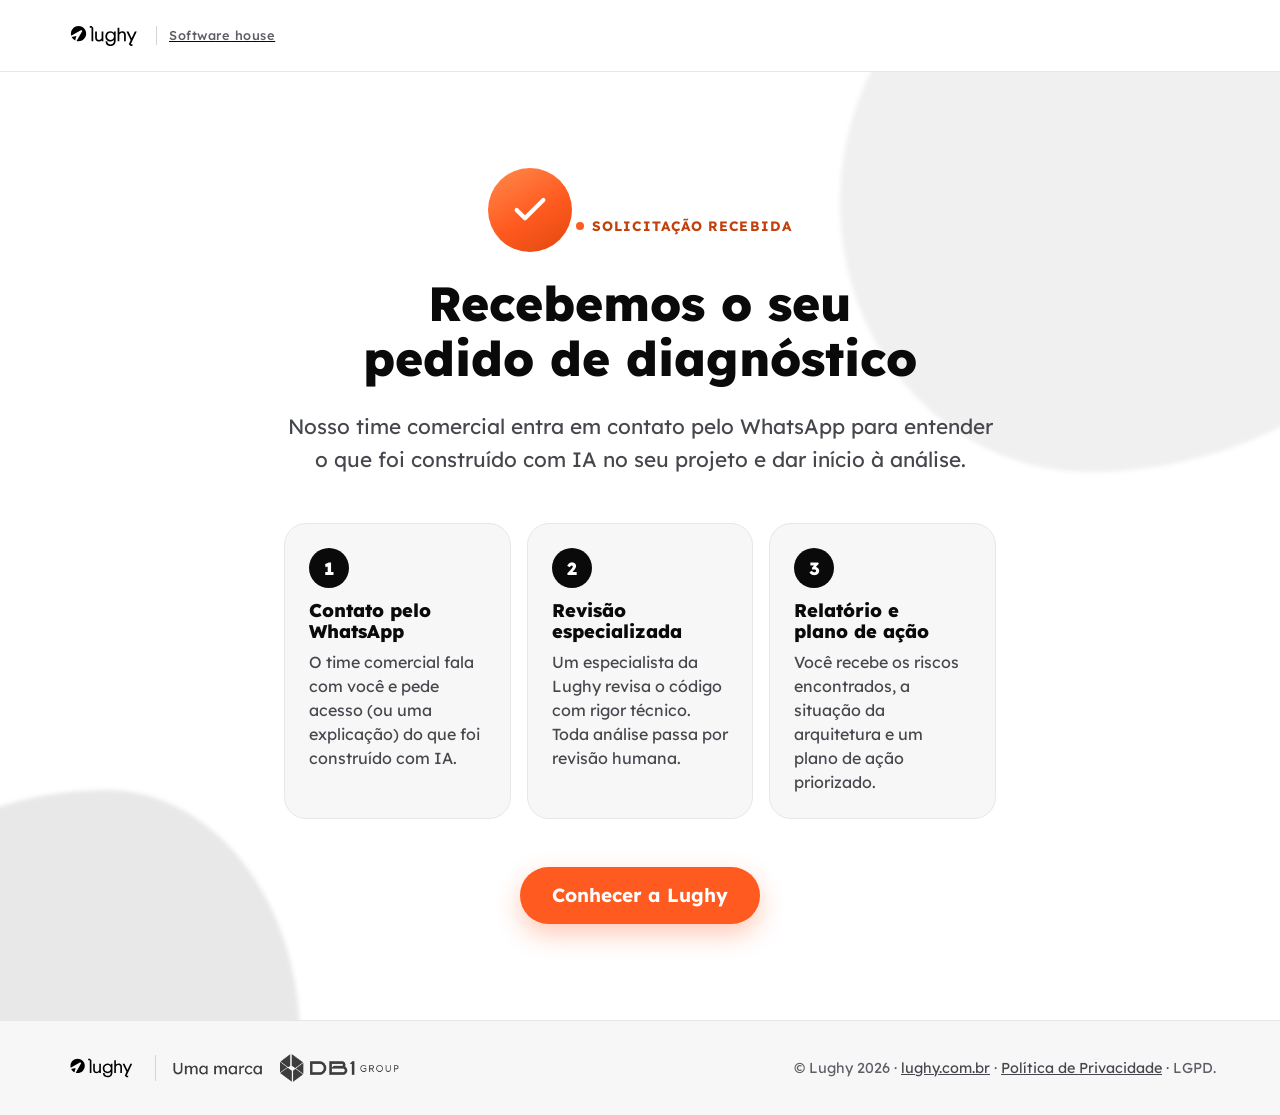
<file: obrigado.html>
<!DOCTYPE html>
<html lang="pt-BR">
<head>
  <meta charset="UTF-8" />
  <meta name="viewport" content="width=device-width, initial-scale=1.0" />

  <!-- Google Tag Manager -->
  <script>(function(w,d,s,l,i){w[l]=w[l]||[];w[l].push({'gtm.start':
  new Date().getTime(),event:'gtm.js'});var f=d.getElementsByTagName(s)[0],
  j=d.createElement(s),dl=l!='dataLayer'?'&l='+l:'';j.async=true;j.src=
  'https://www.googletagmanager.com/gtm.js?id='+i+dl;f.parentNode.insertBefore(j,f);
  })(window,document,'script','dataLayer','GTM-N384CG7L');</script>
  <!-- End Google Tag Manager -->

  <title>Solicitação recebida | Diagnóstico de Código gerado por IA · Lughy</title>
  <meta name="description" content="Recebemos sua solicitação de diagnóstico técnico. Veja os próximos passos." />
  <meta name="robots" content="noindex, nofollow" />

  <link rel="icon" type="image/svg+xml" href="assets/logo-lughy-orange.svg" />

  <link rel="preconnect" href="https://fonts.googleapis.com" />
  <link rel="preconnect" href="https://fonts.gstatic.com" crossorigin />
  <link href="https://fonts.googleapis.com/css2?family=Lexend:wght@400;500;600;700;800&display=swap" rel="stylesheet" />

  <link rel="stylesheet" href="styles.css" />
</head>
<body>
  <!-- Google Tag Manager (noscript) -->
  <noscript><iframe src="https://www.googletagmanager.com/ns.html?id=GTM-N384CG7L"
  height="0" width="0" style="display:none;visibility:hidden"></iframe></noscript>
  <!-- End Google Tag Manager (noscript) -->

  <header class="site-header">
    <div class="container site-header__inner">
      <a class="site-header__logo" href="index.html" aria-label="Lughy, página inicial">
        <img src="assets/logo-lughy-black.svg" alt="Lughy" width="140" height="56" />
        <span class="site-header__tagline">Software house</span>
      </a>
    </div>
  </header>

  <main>
    <section class="thanks">
      <span class="blob blob--1" aria-hidden="true"></span>
      <span class="blob blob--2" aria-hidden="true"></span>

      <div class="container thanks__inner">
        <span class="thanks__icon" aria-hidden="true">
          <svg viewBox="0 0 24 24" fill="none" stroke="currentColor" stroke-width="2.5" stroke-linecap="round" stroke-linejoin="round"><path d="M20 6 9 17l-5-5"/></svg>
        </span>

        <p class="eyebrow"><span class="eyebrow__dot" aria-hidden="true"></span> Solicitação recebida</p>
        <h1>Recebemos o seu pedido de diagnóstico</h1>
        <p class="thanks__lead">Nosso time comercial entra em contato pelo WhatsApp para entender o que foi construído com IA no seu projeto e dar início à análise.</p>

        <ol class="thanks__steps">
          <li class="thanks__step">
            <span class="thanks__step-num" aria-hidden="true">1</span>
            <h2>Contato pelo WhatsApp</h2>
            <p>O time comercial fala com você e pede acesso (ou uma explicação) do que foi construído com IA.</p>
          </li>
          <li class="thanks__step">
            <span class="thanks__step-num" aria-hidden="true">2</span>
            <h2>Revisão especializada</h2>
            <p>Um especialista da Lughy revisa o código com rigor técnico. Toda análise passa por revisão humana.</p>
          </li>
          <li class="thanks__step">
            <span class="thanks__step-num" aria-hidden="true">3</span>
            <h2>Relatório e plano de ação</h2>
            <p>Você recebe os riscos encontrados, a situação da arquitetura e um plano de ação priorizado.</p>
          </li>
        </ol>

        <a class="btn btn--primary" href="https://lughy.com.br" target="_blank" rel="noopener">Conhecer a Lughy</a>
      </div>
    </section>
  </main>

  <footer class="site-footer">
    <div class="container site-footer__inner">
      <div class="site-footer__brands">
        <img src="assets/logo-lughy-black.svg" alt="Lughy" width="120" height="48" loading="lazy" />
        <span class="site-footer__divider" aria-hidden="true"></span>
        <img src="assets/decor/db1group-signature.png" alt="Uma marca DB1 Group" width="150" height="40" loading="lazy" />
      </div>
      <p class="site-footer__legal">
        © Lughy 2026 ·
        <a href="https://lughy.com.br" target="_blank" rel="noopener">lughy.com.br</a> ·
        <a href="https://lughy.com.br/politica-de-privacidade" target="_blank" rel="noopener">Política de Privacidade</a> ·
        LGPD.
      </p>
    </div>
  </footer>

  <!-- Código de monitoramento RD Station: registra origem, UTM, referrer e sessão
       nos cookies __trf.src e _rdtrk, lidos pelo script.js no envio do formulário.
       Sem ele, a conversão chega ao RD sem origem (vai do servidor, sem navegador). -->
  <script type="text/javascript" async src="https://d335luupugsy2.cloudfront.net/js/loader-scripts/1f8ccecc-dffc-4c01-b8e5-d28d9c205165-loader.js"></script>
</body>
</html>
</file>
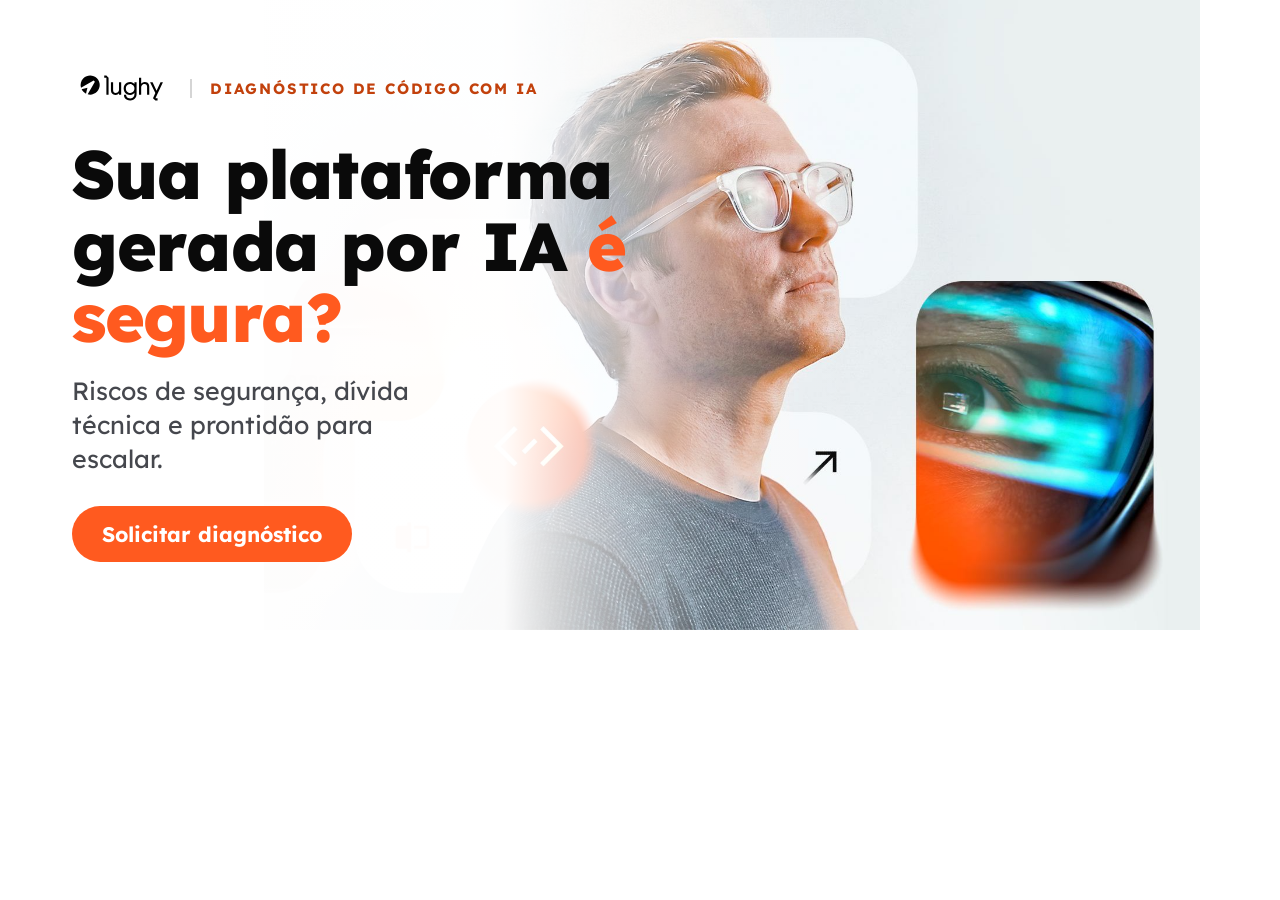
<file: og-image-source.html>
<!DOCTYPE html>
<html lang="pt-BR">
<head>
<meta charset="utf-8" />
<link href="https://fonts.googleapis.com/css2?family=Lexend:wght@400;500;700;800&display=swap" rel="stylesheet" />
<style>
  * { margin: 0; padding: 0; box-sizing: border-box; }
  html, body { width: 1200px; height: 630px; overflow: hidden; }
  body {
    font-family: "Lexend", system-ui, "Segoe UI", sans-serif;
    color: #0A0A0A;
    background: #fff;
    position: relative;
  }
  .art {
    position: absolute; inset: 0 0 0 22%;
  }
  .art img { width: 100%; height: 100%; object-fit: cover; object-position: right center; }
  .veil {
    position: absolute; inset: 0;
    background: linear-gradient(90deg,
      #fff 0%, rgba(255,255,255,.98) 42%, rgba(255,255,255,.55) 54%,
      rgba(255,255,255,.10) 64%, rgba(255,255,255,0) 72%);
  }
  .content {
    position: absolute; inset: 0;
    padding: 68px 72px;
    display: flex; flex-direction: column; justify-content: space-between;
  }
  .top { display: flex; align-items: center; gap: 18px; }
  .top img { height: 40px; }
  .tag {
    font-size: 15px; font-weight: 700; letter-spacing: .12em; text-transform: uppercase;
    color: #C2410C; padding-left: 18px; border-left: 2px solid #d5d5d5;
  }
  h1 {
    font-size: 68px; font-weight: 800; line-height: 1.05;
    max-width: 13ch; letter-spacing: -0.02em;
  }
  h1 .hl { color: #FF5A1F; }
  .sub {
    margin-top: 22px; font-size: 25px; font-weight: 400; line-height: 1.35;
    color: #45474d; max-width: 26ch;
  }
  .bottom { display: flex; align-items: center; gap: 14px; }
  .pill {
    display: inline-flex; align-items: center; gap: 10px;
    background: #FF5A1F; color: #fff;
    font-size: 21px; font-weight: 700;
    padding: 15px 30px; border-radius: 999px;
  }
  .note { font-size: 17px; color: #5c5f66; }
</style>
</head>
<body>
  <div class="art"><img src="assets/decor/hero-diagnostico.jpg" alt="" /></div>
  <div class="veil"></div>
  <div class="content">
    <div class="top">
      <img src="assets/logo-lughy-black.svg" alt="Lughy" />
      <span class="tag">Diagnóstico de código com IA</span>
    </div>
    <div>
      <h1>Sua plataforma gerada por IA <span class="hl">é segura?</span></h1>
      <p class="sub">Riscos de segurança, dívida técnica e prontidão para escalar.</p>
    </div>
    <div class="bottom">
      <span class="pill">Solicitar diagnóstico</span>
    </div>
  </div>
</body>
</html>
</file>
<file: styles.css>
/* =========================================================
   Lughy — LP Campanha "Diagnóstico de Código/Plataforma gerada por IA"
   Versão CLARA do brand guide Lughy (DB1 Group)
   Fundo branco · laranja e preto em destaques · degradês nas seções de ênfase
   Tokens e componentes herdados das LPs "Diagnóstico de Projeto" e
   "Consultoria Suk" para manter a família visual.
   ========================================================= */

/* ---------- Variáveis ---------- */
:root {
  /* Paleta clara (mesma das LPs de referência) */
  --laranja-lughy: #FF5A1F;        /* destaques, ícones e CTA (fills / texto grande) */
  --laranja-lughy-dark: #E0480F;   /* hover do CTA */
  --laranja-lughy-light: #FF8A4C;  /* topo dos degradês */
  --laranja-texto: #C2410C;        /* laranja p/ TEXTO pequeno sobre claro (AA 5.1:1) */
  --preto: #0A0A0A;                /* texto principal */
  --branco: #FFFFFF;
  --off-white: #F7F7F7;            /* seções alternadas (cinza claríssimo) */

  /* Ciano de apoio — vem do deck "Novos Serviços IA" (tags Construir/Sustentar) */
  --ciano-lughy: #3FB6CC;
  --ciano-escuro: #0E6D80;         /* ciano p/ TEXTO pequeno sobre claro (AA) */

  /* Blobs orgânicos decorativos (cinza muito suave) */
  --blob-1: #F0F0F0;
  --blob-2: #E8E8E8;

  /* Escala de cinzas neutros */
  --cinza-900: #1a1a1a;
  --cinza-700: #45474d; /* texto de apoio sobre claro (AA ~9:1) */
  --cinza-600: #5c5f66;
  --cinza-500: #6f6f6f; /* placeholder */
  --cinza-300: #d5d5d5; /* bordas */
  --cinza-200: #e7e7e7;
  --cinza-100: #f1f1f1;

  /* Tipografia */
  --font: "Lexend", system-ui, -apple-system, "Segoe UI", Roboto, sans-serif;
  --fw-regular: 400;
  --fw-medium: 500;
  --fw-semibold: 600;
  --fw-bold: 700;
  --fw-extrabold: 800;

  /* Espaçamento */
  --space-1: 0.25rem;
  --space-2: 0.5rem;
  --space-3: 0.75rem;
  --space-4: 1rem;
  --space-5: 1.5rem;
  --space-6: 2rem;
  --space-7: 3rem;
  --space-8: 4rem;
  --space-9: 6rem;

  /* Layout */
  --container: 1200px;
  --radius: 14px;
  --radius-lg: 22px;
  --header-h: 72px;
  --shadow: 0 18px 48px rgba(10, 10, 10, 0.12);
  --shadow-sm: 0 6px 20px rgba(10, 10, 10, 0.07);
}

/* ---------- Reset base ---------- */
*,
*::before,
*::after { box-sizing: border-box; }

* { margin: 0; }

html {
  scroll-behavior: smooth;
  scroll-padding-top: calc(var(--header-h) + 16px);
  -webkit-text-size-adjust: 100%;
}

body {
  font-family: var(--font);
  font-weight: var(--fw-regular);
  font-size: 1rem;
  line-height: 1.5;
  color: var(--preto);
  background: var(--branco);
  text-align: left;
  overflow-x: hidden;
  -webkit-font-smoothing: antialiased;
}

img { max-width: 100%; height: auto; display: block; }

h1, h2, h3 {
  font-weight: var(--fw-extrabold);
  line-height: 1.15;
  text-wrap: balance;
}

p { text-wrap: pretty; }

a { color: inherit; }

button { font-family: inherit; }

@media (prefers-reduced-motion: reduce) {
  html { scroll-behavior: auto; }
  * { animation: none !important; transition: none !important; }
}

/* ---------- Utilitários ---------- */
.container {
  width: 100%;
  max-width: var(--container);
  margin-inline: auto;
  padding-inline: var(--space-5);
  position: relative;
  z-index: 2;
}

.section {
  padding-block: var(--space-8);
  position: relative;
  overflow: hidden;
}
.section--alt { background: var(--off-white); }

.section__title {
  font-size: clamp(1.6rem, 4.5vw, 2.5rem);
  margin-bottom: var(--space-5);
  max-width: 24ch;
}

.section__lead {
  font-size: clamp(1.05rem, 2.2vw, 1.25rem);
  color: var(--cinza-700);
  max-width: 58ch;
}
.section__lead--center { margin-inline: auto; text-align: center; }

/* Destaque em laranja para palavras-chave */
.hl { color: var(--laranja-lughy); }

.visually-hidden {
  position: absolute !important;
  width: 1px; height: 1px;
  padding: 0; margin: -1px;
  overflow: hidden; clip: rect(0 0 0 0);
  white-space: nowrap; border: 0;
}

.skip-link {
  position: absolute;
  left: var(--space-4);
  top: -60px;
  z-index: 200;
  background: var(--preto);
  color: var(--branco);
  font-weight: var(--fw-bold);
  padding: var(--space-2) var(--space-4);
  border-radius: 0 0 var(--radius) var(--radius);
  transition: top 0.2s ease;
}
.skip-link:focus { top: 0; }

/* Foco visível global (acessibilidade) */
:where(a, button, input, textarea, select, summary):focus-visible {
  outline: 3px solid var(--laranja-lughy);
  outline-offset: 2px;
  border-radius: 6px;
}

/* Eyebrow */
.eyebrow {
  display: inline-flex;
  align-items: center;
  gap: var(--space-2);
  font-weight: var(--fw-bold);
  font-size: 0.85rem;
  letter-spacing: 0.08em;
  text-transform: uppercase;
  color: var(--laranja-texto);
  margin-bottom: var(--space-4);
}
.eyebrow__dot { width: 8px; height: 8px; border-radius: 50%; background: var(--laranja-lughy); }
/* variante centralizada: precisa de display block no container para o inline-flex centralizar */
.eyebrow--center { display: flex; justify-content: center; }
/* sobre fundo escuro o laranja de texto perde contraste → usa o laranja claro */
.eyebrow--invert { color: var(--laranja-lughy-light); }

/* ---------- Blobs orgânicos decorativos ---------- */
.blob {
  position: absolute;
  z-index: 0;
  pointer-events: none;
  border-radius: 46% 54% 60% 40% / 52% 44% 56% 48%;
  filter: blur(2px);
}
.blob--1 {
  width: 620px; height: 560px;
  background: var(--blob-1);
  top: -160px; right: -180px;
}
.blob--2 {
  width: 460px; height: 430px;
  background: var(--blob-2);
  bottom: -200px; left: -160px;
  border-radius: 58% 42% 44% 56% / 46% 58% 42% 54%;
}
/* blob de brilho laranja para a seção escura de CTA */
.blob--3 {
  width: 680px; height: 620px;
  background: radial-gradient(circle at 50% 50%, rgba(255, 90, 31, 0.55), transparent 68%);
  top: -240px; right: -180px;
  filter: blur(40px);
  border-radius: 50%;
}

/* ---------- Botões ---------- */
.btn {
  display: inline-flex;
  align-items: center;
  justify-content: center;
  gap: var(--space-2);
  font-weight: var(--fw-bold);
  font-size: 1.1875rem;   /* 19px bold = "texto grande" WCAG → branco sobre laranja passa AA */
  line-height: 1.2;
  text-decoration: none;
  padding: 0.95rem 1.9rem;
  border: 2px solid transparent;
  border-radius: 999px;
  cursor: pointer;
  transition: transform 0.15s ease, background-color 0.2s ease, color 0.2s ease, border-color 0.2s ease, box-shadow 0.2s ease;
}
.btn:hover { transform: translateY(-2px); }
.btn:active { transform: translateY(0); }

/* CTA principal: pill laranja sólido, texto branco */
.btn--primary {
  background: var(--laranja-lughy);
  color: var(--branco);
  box-shadow: 0 10px 26px rgba(255, 90, 31, 0.32);
}
.btn--primary:hover { background: var(--laranja-lughy-dark); }

/* CTA compacto do header */
.btn--sm { padding: 0.62rem 1.3rem; }
.btn--block { width: 100%; }

/* ---------- Header fixo (claro) ---------- */
.site-header {
  position: fixed;
  inset: 0 0 auto 0;
  z-index: 100;
  height: var(--header-h);
  background: rgba(255, 255, 255, 0.9);
  backdrop-filter: blur(10px);
  border-bottom: 1px solid var(--cinza-200);
  display: flex;
  align-items: center;
}
.site-header__inner {
  display: flex;
  align-items: center;
  justify-content: space-between;
  gap: var(--space-4);
}
.site-header__logo { display: inline-flex; align-items: center; gap: var(--space-3); }
.site-header__logo img { height: 32px; width: auto; }
.site-header__tagline {
  font-size: 0.8rem;
  font-weight: var(--fw-medium);
  color: var(--cinza-600);
  letter-spacing: 0.04em;
  padding-left: var(--space-3);
  border-left: 1px solid var(--cinza-300);
  display: none;
}

main { padding-top: var(--header-h); }

/* ---------- Hero ---------- */
.hero {
  background:
    radial-gradient(900px 520px at 88% -10%, rgba(255, 90, 31, 0.10), transparent 70%),
    var(--branco);
  color: var(--preto);
  padding-block: var(--space-8);
  position: relative;
  overflow: hidden;
}
/* A arte é o fundo da própria seção: copy e imagem numa composição só.
   Mobile: a arte ocupa a parte de baixo e o véu vertical abre o topo p/ a copy.
   Desktop: a arte é ancorada à direita e o véu horizontal abre a metade esquerda. */
.hero__media {
  position: absolute;
  inset: 0;
  z-index: 0;
}
.hero__img {
  width: 100%;
  height: 100%;
  object-fit: cover;
  object-position: 72% center;
}
/* Altura extra no mobile para a arte aparecer abaixo da copy, em vez de
   ficar só como textura por trás do texto. */
.hero {
  min-height: 92svh;
  display: flex;
  align-items: flex-start;
}
/* véu que garante a legibilidade da copy sobre a arte.
   Fica praticamente opaco até 62% (onde a copy termina) e só então dissolve. */
.hero::after {
  content: "";
  position: absolute;
  inset: 0;
  z-index: 1;
  background: linear-gradient(
    180deg,
    #ffffff 0%,
    rgba(255, 255, 255, 0.95) 62%,
    rgba(255, 255, 255, 0.55) 78%,
    rgba(255, 255, 255, 0.05) 100%
  );
}
.hero__copy { position: relative; z-index: 2; }
.hero__copy h1 {
  font-size: clamp(2rem, 5.4vw, 3.2rem);
  margin-bottom: var(--space-5);
  max-width: 16ch;
}
.hero__subtitle {
  font-weight: var(--fw-regular);
  font-size: clamp(1.05rem, 2.4vw, 1.35rem);
  line-height: 1.5;
  color: var(--cinza-700);
  max-width: 46ch;
  margin-bottom: var(--space-6);
}
.hero__note {
  margin-top: var(--space-4);
  font-size: 0.9rem;
  color: var(--cinza-600);
}

/* ---------- Cards genéricos ---------- */
.cards { list-style: none; padding: 0; display: grid; gap: var(--space-4); }
.card {
  background: var(--branco);
  border: 1px solid var(--cinza-200);
  border-radius: var(--radius-lg);
  padding: var(--space-5);
  box-shadow: var(--shadow-sm);
  transition: transform 0.2s ease, box-shadow 0.2s ease;
}
.card:hover { transform: translateY(-4px); box-shadow: var(--shadow); }
.card p { color: var(--cinza-700); font-size: 1.05rem; }

/* =========================================================
   Sinais de alerta — mesmo sistema visual do bloco "Quatro frentes":
   fundo escuro com brilho laranja, ícones hexagonais e cards translúcidos.
   Sem hexágono central: aquele é a assinatura da seção de serviços.
   ========================================================= */
.sinais {
  background:
    radial-gradient(720px 480px at 50% 0%, rgba(255, 90, 31, 0.26), transparent 62%),
    linear-gradient(160deg, #141416 0%, #0A0A0A 55%, #1C0E07 100%);
  color: var(--branco);
}
.sinais__title {
  text-align: center;
  font-size: clamp(1.6rem, 4.5vw, 2.5rem);
  max-width: 24ch;
  margin-inline: auto;
  margin-bottom: var(--space-8);
}

.sinais__grid {
  list-style: none;
  padding: 0;
  margin: 0;
  display: grid;
  gap: var(--space-4);
}

.sinal { position: relative; }

/* O mockup é sempre um QUADRADO (aspect-ratio 1), nunca um retângulo:
   é ele que define o ritmo da fileira. O texto vem abaixo do quadrado. */
.sinal__mock {
  position: relative;
  aspect-ratio: 1 / 1;
  width: 100%;
  border-radius: var(--radius-lg);
  background:
    radial-gradient(120% 100% at 50% 0%, rgba(255, 90, 31, 0.12), transparent 62%),
    rgba(255, 255, 255, 0.045);
  border: 1px solid rgba(255, 255, 255, 0.09);
  overflow: hidden;
  margin-bottom: var(--space-5);
  transition: transform 0.25s ease, border-color 0.25s ease, box-shadow 0.25s ease;
}
.sinal:hover .sinal__mock {
  transform: translateY(-5px);
  border-color: rgba(255, 90, 31, 0.4);
  box-shadow: 0 18px 40px rgba(255, 90, 31, 0.16);
}
.sinal__mock svg { display: block; width: 100%; height: 100%; }

/* O número fica FORA do quadrado: dentro dele encobria o conteúdo dos mockups.
   É ornamento (aria-hidden) — a numeração não carrega informação.
   Fica em branco esmaecido, e não em laranja, para o título ficar com o
   destaque: dois elementos laranja empilhados competiam entre si. */
.sinal__num {
  display: block;
  margin-bottom: var(--space-2);
  font-size: 0.82rem;
  font-weight: var(--fw-bold);
  line-height: 1;
  letter-spacing: 0.16em;
  /* 0.50 = 5,1:1 sobre o fundo da seção; abaixo disso reprova no AA */
  color: rgba(255, 255, 255, 0.50);
}

.sinal__title {
  font-size: 1.2rem;
  line-height: 1.25;
  color: var(--laranja-lughy-light);
  margin-bottom: var(--space-3);
}

.sinal p {
  font-size: 1rem;
  color: rgba(255, 255, 255, 0.78);
}

/* ---------- Benefícios (3 blocos, ícone circular preto) ---------- */
.solucao .eyebrow--center { margin-inline: auto; }
.solucao .section__title { text-align: center; max-width: 32ch; margin-inline: auto; margin-bottom: var(--space-7); }
.solucao__grid { display: grid; gap: var(--space-6); align-items: start; }
.pillar { text-align: center; }
.pillar__icon {
  display: inline-flex;
  align-items: center;
  justify-content: center;
  width: 64px; height: 64px;
  border-radius: 50%;
  background: var(--preto);
  color: var(--branco);
  margin-bottom: var(--space-4);
  margin-inline: auto;
}
.pillar__icon svg { width: 30px; height: 30px; }
.pillar h3 { font-size: 1.3rem; margin-bottom: var(--space-2); }
.pillar p { color: var(--cinza-700); font-size: 1.05rem; }

/* ---------- Descrição do serviço (bloco de destaque) ---------- */
.oferta__card {
  position: relative;
  background: var(--branco);
  border: 1px solid var(--cinza-200);
  border-radius: var(--radius-lg);
  box-shadow: var(--shadow);
  padding: clamp(1.75rem, 4vw, 3.25rem);
  text-align: center;
  max-width: 900px;
  margin-inline: auto;
  overflow: hidden;
}
.oferta__card::before {
  content: "";
  position: absolute; inset: 0 0 auto 0; height: 6px;
  background: linear-gradient(90deg, var(--laranja-lughy-light), var(--laranja-lughy) 55%, var(--laranja-lughy-dark));
}
.oferta__card .eyebrow { justify-content: center; }
.oferta__card .section__title { margin-inline: auto; max-width: 28ch; }
.oferta__card .section__lead { margin-inline: auto; margin-bottom: var(--space-6); }
.oferta__list {
  list-style: none; padding: 0; margin: 0 auto var(--space-6);
  display: flex; flex-wrap: wrap; gap: var(--space-3) var(--space-4);
  justify-content: center; max-width: 720px;
}
.oferta__list li {
  display: inline-flex; align-items: center; gap: var(--space-2);
  font-weight: var(--fw-medium); color: var(--cinza-700);
  font-size: 0.98rem;
  text-align: left;
}
.oferta__list svg { width: 18px; height: 18px; color: var(--laranja-lughy); flex: none; }

/* =========================================================
   Seção "A Lughy é especialista em desenvolvimento com IA"
   ========================================================= */
.especialista { padding-bottom: 0; }
.especialista .eyebrow--center { margin-inline: auto; }

/* Esfera laranja decorativa (elemento oficial das telas comerciais) */
.esfera {
  position: absolute;
  z-index: 0;
  pointer-events: none;
  opacity: 0.5;
  width: 120px; height: auto;
}
.esfera--1 { top: var(--space-6); right: -30px; }
@media (min-width: 1025px) {
  .esfera--1 { width: 200px; top: var(--space-7); right: 3%; opacity: 0.75; }
}
.especialista .section__title { text-align: center; max-width: 30ch; margin-inline: auto; }
.especialista .section__lead { margin-bottom: var(--space-8); }

/* ---------- Linha do tempo (mobile: vertical) ---------- */
.timeline {
  list-style: none;
  position: relative;
  margin: 0 0 var(--space-8);
  padding: 0 0 0 var(--space-8);
  display: grid;
  gap: var(--space-5);
  counter-reset: none;
}
.timeline::before {
  content: "";
  position: absolute;
  left: 13px; top: 8px; bottom: 8px;
  width: 2px;
  background: var(--laranja-lughy);
  opacity: 0.35;
}
.timeline__item { position: relative; }
.timeline__item::before {
  content: "";
  position: absolute;
  left: calc(var(--space-8) * -1 + 7px);
  top: 12px;
  width: 14px; height: 14px;
  border-radius: 50%;
  background: var(--laranja-lughy);
  box-shadow: 0 0 0 5px rgba(255, 90, 31, 0.16);
}
.timeline__card {
  background: var(--branco);
  border: 1px solid var(--cinza-200);
  border-radius: var(--radius-lg);
  padding: var(--space-5);
  box-shadow: var(--shadow-sm);
}
.timeline__year {
  font-size: 1.4rem;
  font-weight: var(--fw-extrabold);
  color: var(--laranja-texto);
  margin-bottom: var(--space-2);
  line-height: 1.1;
}
.timeline__text { color: var(--cinza-700); font-size: 1rem; }

/* marco "Hoje" — card laranja sólido com brilho, como no deck.
   Texto em preto (e não branco como no slide): branco sobre este laranja
   fica em 2,3:1 e reprovaria no AA; preto sobre o mesmo laranja dá 6,3–8,4:1. */
.timeline__item--now .timeline__card {
  background: linear-gradient(150deg, var(--laranja-lughy-light), var(--laranja-lughy));
  border-color: transparent;
  box-shadow: 0 18px 44px rgba(255, 90, 31, 0.34);
}
.timeline__item--now .timeline__year { color: var(--preto); }
.timeline__item--now .timeline__text { color: var(--preto); }
.timeline__item--now::before {
  background: var(--branco);
  box-shadow: 0 0 0 5px rgba(255, 90, 31, 0.55);
}

/* ---------- Números de prova ---------- */
.stats {
  list-style: none; padding: 0; margin: 0 0 var(--space-8);
  display: grid; gap: var(--space-4);
}
/* Números em laranja com texto preto (contraste 6,3–8,4:1) */
.stat {
  background: linear-gradient(150deg, var(--laranja-lughy-light), var(--laranja-lughy));
  color: var(--preto);
  border-radius: var(--radius-lg);
  padding: var(--space-6) var(--space-5);
  text-align: center;
  box-shadow: 0 16px 40px rgba(255, 90, 31, 0.26);
}
.stat__num {
  font-size: clamp(2.6rem, 8vw, 3.6rem);
  font-weight: var(--fw-extrabold);
  line-height: 1;
  margin-bottom: var(--space-2);
}
.stat__label { font-size: 1rem; font-weight: var(--fw-medium); color: var(--preto); }
/* terceiro selo: blend laranja/preto para quebrar a repetição */
.stat--wide {
  background: linear-gradient(135deg, #1A1A1A 0%, #0A0A0A 55%, #2A1109 100%);
  color: var(--branco);
  box-shadow: var(--shadow);
  display: flex; align-items: center; gap: var(--space-4);
  text-align: left;
}
.stat--wide .stat__label { color: var(--branco); }
.stat__icon {
  display: inline-flex; align-items: center; justify-content: center;
  width: 56px; height: 56px; flex: none;
  border-radius: 50%;
  background: rgba(255, 90, 31, 0.18);
  color: var(--laranja-lughy-light);
}
.stat__icon svg { width: 28px; height: 28px; }
.stat__label--strong { font-weight: var(--fw-bold); font-size: 1.05rem; }

/* =========================================================
   Quatro frentes + hexágono central (esquema do deck Novos Serviços IA)
   Bloco escuro com degradê laranja/preto — âncora visual da página
   ========================================================= */
.frentes {
  position: relative;
  margin-top: var(--space-8);
  padding-block: var(--space-8);
  background:
    radial-gradient(760px 520px at 50% 52%, rgba(255, 90, 31, 0.30), transparent 62%),
    linear-gradient(160deg, #141416 0%, #0A0A0A 55%, #1C0E07 100%);
  color: var(--branco);
  overflow: hidden;
}
.frentes__title {
  text-align: center;
  font-size: clamp(1.6rem, 4.5vw, 2.4rem);
  margin-bottom: var(--space-8);
}
.frentes .eyebrow--center { margin-inline: auto; }

.frentes__map {
  display: grid;
  gap: var(--space-4);
  align-items: stretch;
}

/* Hexágono central com o logo da Lughy */
.hexcore {
  position: relative;
  justify-self: center;
  width: 190px;
  display: grid;
  place-items: center;
  filter: drop-shadow(0 0 50px rgba(255, 90, 31, 0.55));
}
.hexcore__shape { width: 100%; height: auto; display: block; }
.hexcore__logo {
  position: absolute;
  width: 62%;
  height: auto;
}

/* Cartões das quatro frentes */
.frente {
  background: rgba(255, 255, 255, 0.045);
  border: 1px solid rgba(255, 255, 255, 0.09);
  border-radius: var(--radius-lg);
  padding: var(--space-5);
  position: relative;
}
.frente__tag {
  display: inline-block;
  font-size: 0.8rem;
  font-weight: var(--fw-extrabold);
  letter-spacing: 0.12em;
  text-transform: uppercase;
  padding: 0.4rem 0.9rem;
  border-radius: 8px;
  margin-bottom: var(--space-5);
}
.frente__tag--orange {
  background: linear-gradient(90deg, var(--laranja-lughy), var(--laranja-lughy-light));
  color: var(--branco);
}
/* ciano claro com texto escuro: contraste AA sem perder a cor do deck */
.frente__tag--cyan { background: var(--ciano-lughy); color: #06232A; }

.frente__list { list-style: none; padding: 0; margin: 0; display: grid; gap: var(--space-5); }
.frente__list li { display: flex; align-items: flex-start; gap: var(--space-4); }
.frente__list strong {
  display: block;
  font-size: 1.15rem;
  font-weight: var(--fw-bold);
  margin-bottom: 2px;
}
.frente__list em {
  display: block;
  font-style: normal;
  font-size: 0.95rem;
  color: rgba(255, 255, 255, 0.62);
}
.frente__icon {
  flex: none;
  display: inline-flex; align-items: center; justify-content: center;
  width: 46px; height: 46px;
  color: var(--laranja-lughy-light);
  background: rgba(255, 90, 31, 0.13);
  border: 1px solid rgba(255, 90, 31, 0.28);
  /* silhueta hexagonal, como os ícones do deck */
  clip-path: polygon(50% 0%, 100% 25%, 100% 75%, 50% 100%, 0% 75%, 0% 25%);
}
.frente__icon svg { width: 22px; height: 22px; }
.frente__icon--cyan {
  color: #8FE1F0;
  background: rgba(63, 182, 204, 0.14);
  border-color: rgba(63, 182, 204, 0.32);
}

.frente__pill {
  display: inline-flex; align-items: center; gap: var(--space-2);
  margin-top: var(--space-5);
  padding: var(--space-3) var(--space-4);
  border: 1px solid rgba(255, 90, 31, 0.45);
  border-radius: 999px;
  font-size: 0.92rem;
  font-weight: var(--fw-semibold);
  color: rgba(255, 255, 255, 0.92);
  background: rgba(255, 90, 31, 0.08);
}
.frente__pill svg { width: 18px; height: 18px; color: var(--laranja-lughy-light); flex: none; }

.frentes__closing {
  margin-top: var(--space-8);
  text-align: center;
  font-size: clamp(1.05rem, 2.4vw, 1.3rem);
  font-weight: var(--fw-medium);
  color: rgba(255, 255, 255, 0.88);
  max-width: 62ch;
  margin-inline: auto;
}

/* ---------- Credibilidade (DB1 Group) ---------- */
.credibilidade .section__title { text-align: center; max-width: none; margin-inline: auto; }
.credibilidade .section__lead { margin-bottom: var(--space-6); }
.prova__brand {
  display: flex; align-items: center; justify-content: center; gap: var(--space-5); flex-wrap: wrap;
}
/* selo "Uma marca DB1 Group" é branco → preto para legibilidade no fundo claro */
.prova__db1 { height: 40px; width: auto; filter: brightness(0); }
.selos { display: flex; flex-wrap: wrap; gap: var(--space-3); justify-content: center; }
.selo {
  display: inline-flex; align-items: center; gap: var(--space-2);
  background: var(--branco);
  border: 1px solid var(--cinza-200);
  border-radius: 999px;
  padding: var(--space-2) var(--space-4);
  font-size: 0.9rem; font-weight: var(--fw-semibold);
  color: var(--preto);
  box-shadow: var(--shadow-sm);
}
.selo svg { width: 18px; height: 18px; color: var(--laranja-lughy); flex: none; }

/* ---------- Prova social ---------- */
.prova .section__title { max-width: none; text-align: center; margin-inline: auto; margin-bottom: var(--space-7); }

/* Marquee de logos de clientes */
.marquee {
  position: relative;
  overflow: hidden;
  display: flex;
  gap: var(--space-8);
  -webkit-mask-image: linear-gradient(90deg, transparent, #000 8%, #000 92%, transparent);
  mask-image: linear-gradient(90deg, transparent, #000 8%, #000 92%, transparent);
}
.marquee__track {
  list-style: none; padding: 0; margin: 0;
  display: flex;
  align-items: center;
  gap: var(--space-8);
  flex: none;
  animation: marquee 34s linear infinite;
}
.marquee:hover .marquee__track { animation-play-state: paused; }
.marquee__track li { flex: none; }
.marquee__track img {
  height: 42px; width: auto;
  filter: grayscale(100%);
  opacity: 0.62;
  transition: filter 0.25s ease, opacity 0.25s ease;
}
.marquee__track img:hover { filter: grayscale(0%); opacity: 1; }
@keyframes marquee {
  from { transform: translateX(0); }
  to { transform: translateX(calc(-100% - var(--space-8))); }
}

/* ---------- FAQ (acordeão) ---------- */
.faq__inner { max-width: 820px; }
.faq .section__title { text-align: center; max-width: none; margin-bottom: var(--space-7); }
.faq__item {
  background: var(--branco);
  border: 1px solid var(--cinza-200);
  border-radius: var(--radius);
  margin-bottom: var(--space-3);
  overflow: hidden;
}
.faq__item summary {
  list-style: none;
  cursor: pointer;
  padding: var(--space-5);
  font-weight: var(--fw-bold);
  font-size: 1.1rem;
  display: flex;
  align-items: center;
  justify-content: space-between;
  gap: var(--space-4);
}
.faq__item summary::-webkit-details-marker { display: none; }
.faq__item summary::after {
  content: "";
  flex: none;
  width: 14px; height: 14px;
  border-right: 2.5px solid var(--laranja-lughy);
  border-bottom: 2.5px solid var(--laranja-lughy);
  transform: rotate(45deg);
  transition: transform 0.25s ease;
}
.faq__item[open] summary::after { transform: rotate(-135deg); }
.faq__answer { padding: 0 var(--space-5) var(--space-5); }
.faq__answer p { color: var(--cinza-700); }

/* ---------- Formulário final / CTA (bloco escuro com degradê + foto) ----------
   Foto oficial (tela 08 do PPT comercial) sob um véu escuro forte: o texto branco
   precisa continuar acima de 4,5:1 mesmo sobre as áreas mais claras da imagem. */
.cta-final {
  background:
    linear-gradient(155deg, rgba(20, 20, 22, 0.94) 0%, rgba(10, 10, 10, 0.90) 52%, rgba(33, 16, 10, 0.88) 100%),
    url("assets/decor/cta-dev.jpg") center / cover no-repeat,
    #0A0A0A;
  color: var(--branco);
}
.cta-final__grid { display: grid; gap: var(--space-7); align-items: center; }
.cta-final__copy h2 {
  font-size: clamp(1.7rem, 4.6vw, 2.6rem);
  margin-bottom: var(--space-5);
}
.cta-final__lead {
  font-size: clamp(1.05rem, 2.2vw, 1.2rem);
  color: rgba(255, 255, 255, 0.8);
  max-width: 52ch;
}

/* Card do formulário (claro sobre o fundo escuro) */
.form-card {
  background: var(--branco);
  color: var(--preto);
  border: 1px solid var(--cinza-200);
  border-radius: var(--radius-lg);
  padding: clamp(1.25rem, 3vw, 2rem);
  box-shadow: var(--shadow);
}
.form-card__title {
  font-size: 1.25rem;
  margin-bottom: var(--space-5);
}
.field { margin-bottom: var(--space-4); border: 0; padding: 0; }
.field label,
.field legend {
  display: block;
  font-weight: var(--fw-bold);
  font-size: 0.95rem;
  margin-bottom: var(--space-2);
}
.field input[type="text"],
.field input[type="email"],
.field input[type="tel"],
.field select {
  width: 100%;
  font: inherit;
  color: var(--preto);
  background: var(--branco);
  border: 1.5px solid var(--cinza-300);
  border-radius: var(--radius);
  padding: 0.8rem 0.9rem;
  transition: border-color 0.2s ease, box-shadow 0.2s ease;
}
/* seta customizada do select (mantém o desenho consistente com os inputs) */
.field select {
  appearance: none;
  -webkit-appearance: none;
  background-image: url("data:image/svg+xml;charset=utf-8,%3Csvg xmlns='http://www.w3.org/2000/svg' viewBox='0 0 24 24' fill='none' stroke='%2345474d' stroke-width='2.5' stroke-linecap='round' stroke-linejoin='round'%3E%3Cpath d='m6 9 6 6 6-6'/%3E%3C/svg%3E");
  background-repeat: no-repeat;
  background-position: right 0.85rem center;
  background-size: 18px 18px;
  padding-right: 2.6rem;
}
.field input::placeholder { color: var(--cinza-500); }
.field input:focus,
.field select:focus {
  border-color: var(--laranja-lughy);
  box-shadow: 0 0 0 3px rgba(255, 90, 31, 0.18);
  outline: none;
}
.field input[aria-invalid="true"],
.field select[aria-invalid="true"] { border-color: var(--laranja-lughy); }

.check { display: flex; align-items: flex-start; gap: var(--space-2); font-weight: var(--fw-regular); cursor: pointer; }
.check input { margin-top: 0.15rem; width: 1.15rem; height: 1.15rem; accent-color: var(--laranja-lughy); flex: none; }
.field--check { margin-top: var(--space-5); }
.check span { font-size: 0.95rem; color: var(--cinza-700); }

.field__error {
  color: #b3300a;
  font-size: 0.85rem;
  font-weight: var(--fw-bold);
  margin-top: var(--space-2);
}

.form-card__safe {
  margin-top: var(--space-3);
  font-size: 0.9rem;
  color: var(--cinza-700);
  text-align: center;
}
.form-card__success {
  margin-top: var(--space-4);
  padding: var(--space-4);
  background: rgba(255, 90, 31, 0.08);
  border: 1.5px solid var(--laranja-lughy);
  border-radius: var(--radius);
  font-weight: var(--fw-bold);
  color: #a33009;
}
.form-card__error {
  margin-top: var(--space-4);
  padding: var(--space-4);
  background: rgba(10, 10, 10, 0.05);
  border: 1.5px solid var(--cinza-300);
  border-radius: var(--radius);
  font-weight: var(--fw-bold);
  color: var(--preto);
}
button[type="submit"]:disabled { opacity: 0.7; cursor: progress; }

/* ---------- Thank you page (clara) ---------- */
.thanks {
  position: relative;
  overflow: hidden;
  background: var(--branco);
  color: var(--preto);
  min-height: calc(100vh - var(--header-h));
  display: flex;
  align-items: center;
  padding-block: var(--space-9);
}
.thanks__inner { max-width: 760px; text-align: center; margin-inline: auto; }
.thanks__icon {
  display: inline-flex; align-items: center; justify-content: center;
  width: 84px; height: 84px; border-radius: 50%;
  background: linear-gradient(150deg, var(--laranja-lughy-light), var(--laranja-lughy) 55%, var(--laranja-lughy-dark));
  color: var(--branco);
  margin-bottom: var(--space-5);
}
.thanks__icon svg { width: 40px; height: 40px; }
.thanks .eyebrow { justify-content: center; }
.thanks h1 { font-size: clamp(1.9rem, 5vw, 3rem); margin-bottom: var(--space-5); }
.thanks__lead {
  font-size: clamp(1.05rem, 2.4vw, 1.3rem);
  line-height: 1.55; color: var(--cinza-700);
  max-width: 60ch; margin: 0 auto var(--space-7);
}
.thanks__steps {
  list-style: none; padding: 0; margin: 0 0 var(--space-7);
  display: grid; gap: var(--space-4); text-align: left;
}
.thanks__step {
  background: var(--off-white);
  border: 1px solid var(--cinza-200);
  border-radius: var(--radius-lg);
  padding: var(--space-5);
}
.thanks__step-num {
  display: inline-flex; align-items: center; justify-content: center;
  width: 40px; height: 40px; border-radius: 50%;
  background: var(--preto); color: var(--branco);
  font-weight: var(--fw-extrabold); font-size: 1.1rem;
  margin-bottom: var(--space-3);
}
.thanks__step h2 { font-size: 1.15rem; margin-bottom: var(--space-2); }
.thanks__step p { color: var(--cinza-700); }

/* ---------- Footer (claro) ---------- */
.site-footer {
  background: var(--off-white);
  color: var(--cinza-700);
  padding-block: var(--space-6);
  border-top: 1px solid var(--cinza-200);
}
.site-footer__inner { display: grid; gap: var(--space-4); }
.site-footer__brands { display: flex; align-items: center; gap: var(--space-4); flex-wrap: wrap; }
.site-footer__brands img:first-child { height: 30px; width: auto; }
.site-footer__divider { width: 1px; height: 26px; background: var(--cinza-300); }
.site-footer__brands img:last-child { height: 28px; width: auto; filter: brightness(0); opacity: 0.75; }
.site-footer__legal { color: var(--cinza-600); font-size: 0.9rem; }
.site-footer a { color: var(--cinza-700); }
.site-footer a:hover { color: var(--laranja-lughy); }

/* =========================================================
   Responsivo
   ========================================================= */

/* ≥ 480px — tagline do header cabe */
@media (min-width: 480px) {
  .site-header__tagline { display: inline; }
}

/* Tablet ≥ 768px */
@media (min-width: 768px) {
  .section { padding-block: var(--space-9); }
  .especialista { padding-bottom: 0; }
  .cards--2 { grid-template-columns: repeat(2, 1fr); }
  .sinais__grid { grid-template-columns: repeat(2, 1fr); gap: var(--space-6) var(--space-5); }
  .cards--3 { grid-template-columns: repeat(3, 1fr); }
  .solucao__grid { grid-template-columns: repeat(3, 1fr); }
  .stats { grid-template-columns: repeat(2, 1fr); }
  .stat--wide { grid-column: 1 / -1; }
  .thanks__steps { grid-template-columns: repeat(3, 1fr); }
  .site-footer__inner { grid-template-columns: auto 1fr; align-items: center; }
  .site-footer__legal { text-align: right; }

  /* Quatro frentes em 2x2 com o hexágono acima (ainda sem a coluna central) */
  .frentes__map { grid-template-columns: repeat(2, 1fr); }
  .hexcore { grid-column: 1 / -1; margin-bottom: var(--space-5); }
}

/* Desktop ≥ 1025px */
@media (min-width: 1025px) {
  /* Hero em tela larga: arte ocupando os 78% da direita, copy na esquerda.
     A arte começa em 22% (e não em 0) porque nesta tela a pessoa está no centro
     da composição — ancorando o quadro à direita ela sai de trás do texto. */
  .hero {
    padding-block: var(--space-9);
    min-height: min(76vh, 720px);
    align-items: center;
  }
  .hero__media { left: 22%; }
  .hero__img { object-position: right center; }
  /* véu opaco até 40% e dissolvido em 70%: a copy fica em branco chapado
     e a pessoa, a partir de ~65%, aparece sem lavagem */
  .hero::after {
    background: linear-gradient(
      90deg,
      #ffffff 0%,
      rgba(255, 255, 255, 0.97) 40%,
      rgba(255, 255, 255, 0.55) 52%,
      rgba(255, 255, 255, 0.10) 62%,
      rgba(255, 255, 255, 0) 70%
    );
  }
  /* o container segue centralizado (alinhado com o header e as demais seções);
     quem limita a largura da copy são os max-width em ch de cada elemento */
  .hero__copy h1 { max-width: 13ch; }
  .hero__subtitle { max-width: 34ch; }
  .hero__note { max-width: 34ch; }

  .cta-final__grid { grid-template-columns: 1fr 1fr; gap: var(--space-8); }

  /* ----- Linha do tempo horizontal com marcos alternados ----- */
  .timeline {
    grid-template-columns: repeat(5, 1fr);
    gap: var(--space-5);
    padding-left: 0;
    margin-bottom: var(--space-9);
  }
  .timeline::before {
    left: 0; right: 0; top: 50%; bottom: auto;
    width: auto; height: 2px;
    opacity: 1;
    background: linear-gradient(90deg,
      rgba(255, 90, 31, 0.15),
      var(--laranja-lughy) 10%,
      var(--laranja-lughy) 90%,
      rgba(255, 90, 31, 0.15));
  }
  .timeline__item {
    display: grid;
    grid-template-rows: 1fr 1fr;
    min-height: 400px;
  }
  /* nó sobre a linha */
  .timeline__item::before {
    left: 50%;
    top: 50%;
    transform: translate(-50%, -50%);
  }
  /* haste ligando o card ao nó */
  .timeline__item::after {
    content: "";
    position: absolute;
    left: 50%;
    width: 2px;
    height: var(--space-6);
    background: var(--laranja-lughy);
    transform: translateX(-50%);
  }
  .timeline__item--up .timeline__card {
    grid-row: 1;
    align-self: end;
    margin-bottom: var(--space-6);
  }
  .timeline__item--up::after { bottom: 50%; }
  .timeline__item--down .timeline__card {
    grid-row: 2;
    align-self: start;
    margin-top: var(--space-6);
  }
  .timeline__item--down::after { top: 50%; }

  /* os quatro sinais lado a lado, em quadrados */
  .sinais__grid { grid-template-columns: repeat(4, 1fr); gap: var(--space-5); }

  /* ----- Quatro frentes ao redor do hexágono ----- */
  .frentes { padding-block: var(--space-9); }
  .frentes__map {
    grid-template-columns: 1fr 220px 1fr;
    grid-template-areas:
      "diag hex constr"
      "sust hex conect";
    gap: var(--space-5) var(--space-6);
    align-items: stretch;
  }
  .hexcore {
    grid-area: hex;
    align-self: center;
    width: 220px;
    margin-bottom: 0;
  }
  .frente--diagnosticar { grid-area: diag; }
  .frente--construir    { grid-area: constr; }
  .frente--sustentar    { grid-area: sust; }
  .frente--conectar     { grid-area: conect; }

  /* coluna direita espelha a esquerda, como no deck */
  .frente--construir,
  .frente--conectar { text-align: right; }
  .frente--construir .frente__list li,
  .frente--conectar .frente__list li { flex-direction: row-reverse; }
  .frente--conectar .frente__pill { flex-direction: row-reverse; }

  /* hastes discretas ligando cada card ao hexágono */
  .frente::after {
    content: "";
    position: absolute;
    width: 40px; height: 1px;
    background: rgba(255, 255, 255, 0.16);
  }
  .frente--diagnosticar::after { right: -46px; bottom: 24%; transform: rotate(20deg); }
  .frente--construir::after    { left: -46px;  bottom: 24%; transform: rotate(-20deg); }
  .frente--sustentar::after    { right: -46px; top: 24%;    transform: rotate(-20deg); }
  .frente--conectar::after     { left: -46px;  top: 24%;    transform: rotate(20deg); }
}


/* =========================================================
   Depoimentos (carrossel) — respostas do último NPS
   Um por vez, com navegação por setas, pontos e teclado.
   ========================================================= */
.depoimentos .section__title {
  text-align: center;
  max-width: none;
  margin-inline: auto;
  margin-bottom: var(--space-7);
}

/* Duas colunas: depoimentos do NPS à esquerda, cases em vídeo à direita.
   Empilham no mobile. */
.vozes {
  display: grid;
  gap: var(--space-7);
  align-items: start;
}
.vozes__label {
  font-size: 0.85rem;
  font-weight: var(--fw-bold);
  letter-spacing: 0.12em;
  text-transform: uppercase;
  color: var(--laranja-texto);
  margin-bottom: var(--space-4);
}

.depo {
  position: relative;
  display: grid;
  gap: var(--space-5);
}

.depo__viewport {
  position: relative;
  background: var(--branco);
  border: 1px solid var(--cinza-200);
  border-radius: var(--radius-lg);
  box-shadow: var(--shadow-sm);
  padding: var(--space-8) var(--space-5) var(--space-6);
  overflow: hidden;
}
/* barra laranja no topo, mesmo recurso do card de oferta */
.depo__viewport::before {
  content: "";
  position: absolute; inset: 0 0 auto 0; height: 5px;
  background: linear-gradient(90deg, var(--laranja-lughy-light), var(--laranja-lughy) 55%, var(--laranja-lughy-dark));
}
.depo__aspas {
  position: absolute;
  top: 6px; left: var(--space-5);
  font-size: 5rem;
  line-height: 1;
  font-weight: var(--fw-extrabold);
  color: rgba(255, 90, 31, 0.16);
  pointer-events: none;
}

.depo__item {
  margin: 0;
  animation: depoEntra 0.4s ease both;
}
@keyframes depoEntra {
  from { opacity: 0; transform: translateY(8px); }
  to   { opacity: 1; transform: translateY(0); }
}
.depo__item blockquote { margin: 0; }
.depo__item blockquote p {
  font-size: clamp(1.05rem, 2.1vw, 1.2rem);
  line-height: 1.6;
  color: var(--cinza-700);
  margin-bottom: var(--space-5);
}
.depo__item figcaption {
  display: flex;
  flex-direction: column;
  gap: 2px;
  padding-top: var(--space-4);
  border-top: 1px solid var(--cinza-200);
}
.depo__nome { font-weight: var(--fw-bold); color: var(--preto); }
.depo__cargo { font-size: 0.92rem; color: var(--cinza-600); }

/* Setas */
.depo__nav {
  display: inline-flex;
  align-items: center;
  justify-content: center;
  width: 46px; height: 46px;
  border-radius: 50%;
  border: 1px solid var(--cinza-300);
  background: var(--branco);
  color: var(--preto);
  cursor: pointer;
  transition: background-color 0.2s ease, color 0.2s ease, border-color 0.2s ease, transform 0.15s ease;
}
.depo__nav:hover {
  background: var(--laranja-lughy);
  border-color: var(--laranja-lughy);
  color: var(--branco);
  transform: translateY(-2px);
}
.depo__nav svg { width: 22px; height: 22px; }

/* Pontos */
.depo__dots {
  display: flex;
  justify-content: center;
  gap: var(--space-2);
}
.depo__dot {
  width: 9px; height: 9px;
  padding: 0;
  border: 0;
  border-radius: 50%;
  background: var(--cinza-300);
  cursor: pointer;
  transition: background-color 0.2s ease, transform 0.2s ease;
}
.depo__dot:hover { background: var(--cinza-500); }
.depo__dot[aria-current="true"] {
  background: var(--laranja-lughy);
  transform: scale(1.35);
}

/* Mobile: card em cima, controles numa linha só embaixo.
   As três colunas são explícitas de propósito — sem elas os controles
   caem todos na mesma célula e se sobrepõem. */
.depo {
  grid-template-columns: auto 1fr auto;
}
.depo__viewport { grid-column: 1 / -1; grid-row: 1; }
.depo__nav--prev { grid-column: 1; grid-row: 2; justify-self: start; }
.depo__dots     { grid-column: 2; grid-row: 2; align-self: center; }
.depo__nav--next { grid-column: 3; grid-row: 2; justify-self: end; }

/* =========================================================
   Cases em vídeo (fachada: capa + play, o player entra no clique)
   ========================================================= */
/* Sem padding: o vídeo sangra até a borda do card. O conteúdo fica rente ao
   topo — centralizar abriria um vão acima do vídeo e quebraria esse efeito. */
.cases__viewport { padding: 0; overflow: hidden; display: flex; }
.cases__viewport .depo__track {
  flex: 1;
  display: flex;
  flex-direction: column;
  justify-content: flex-start;
}

.case { margin: 0; }
.case__quadro {
  position: relative;
  aspect-ratio: 16 / 9;
  background: var(--cinza-100);
  overflow: hidden;
}
.case__play {
  display: block;
  width: 100%; height: 100%;
  padding: 0;
  border: 0;
  background: none;
  cursor: pointer;
  position: relative;
}
.case__play img { width: 100%; height: 100%; object-fit: cover; }
/* escurece a capa para o botão de play não competir com a imagem */
.case__play::after {
  content: "";
  position: absolute; inset: 0;
  background: rgba(10, 10, 10, 0.22);
  transition: background-color 0.25s ease;
}
.case__play:hover::after { background: rgba(10, 10, 10, 0.08); }
.case__icone {
  position: absolute;
  top: 50%; left: 50%;
  transform: translate(-50%, -50%);
  z-index: 2;
  display: inline-flex;
  align-items: center;
  justify-content: center;
  width: 62px; height: 62px;
  border-radius: 50%;
  background: var(--laranja-lughy);
  color: var(--branco);
  box-shadow: 0 12px 30px rgba(255, 90, 31, 0.45);
  transition: transform 0.25s ease, background-color 0.2s ease;
}
.case__play:hover .case__icone {
  transform: translate(-50%, -50%) scale(1.08);
  background: var(--laranja-lughy-dark);
}
.case__icone svg { width: 26px; height: 26px; margin-left: 3px; }
.case__iframe { width: 100%; height: 100%; border: 0; display: block; }

/* Abaixo do vídeo, o mesmo enquadramento do card de depoimento:
   citação, linha divisória, nome e empresa. */
.case__corpo { padding: var(--space-5); }
.case__corpo blockquote { margin: 0; }
.case__corpo blockquote p {
  font-size: 1rem;
  line-height: 1.6;
  color: var(--cinza-700);
  margin-bottom: var(--space-4);
}
.case__corpo figcaption {
  display: flex;
  flex-direction: column;
  gap: 2px;
  padding-top: var(--space-4);
  border-top: 1px solid var(--cinza-200);
}

@media (min-width: 1025px) {
  .vozes {
    grid-template-columns: 1fr 1fr;
    gap: var(--space-6);
  }
}
</file>
